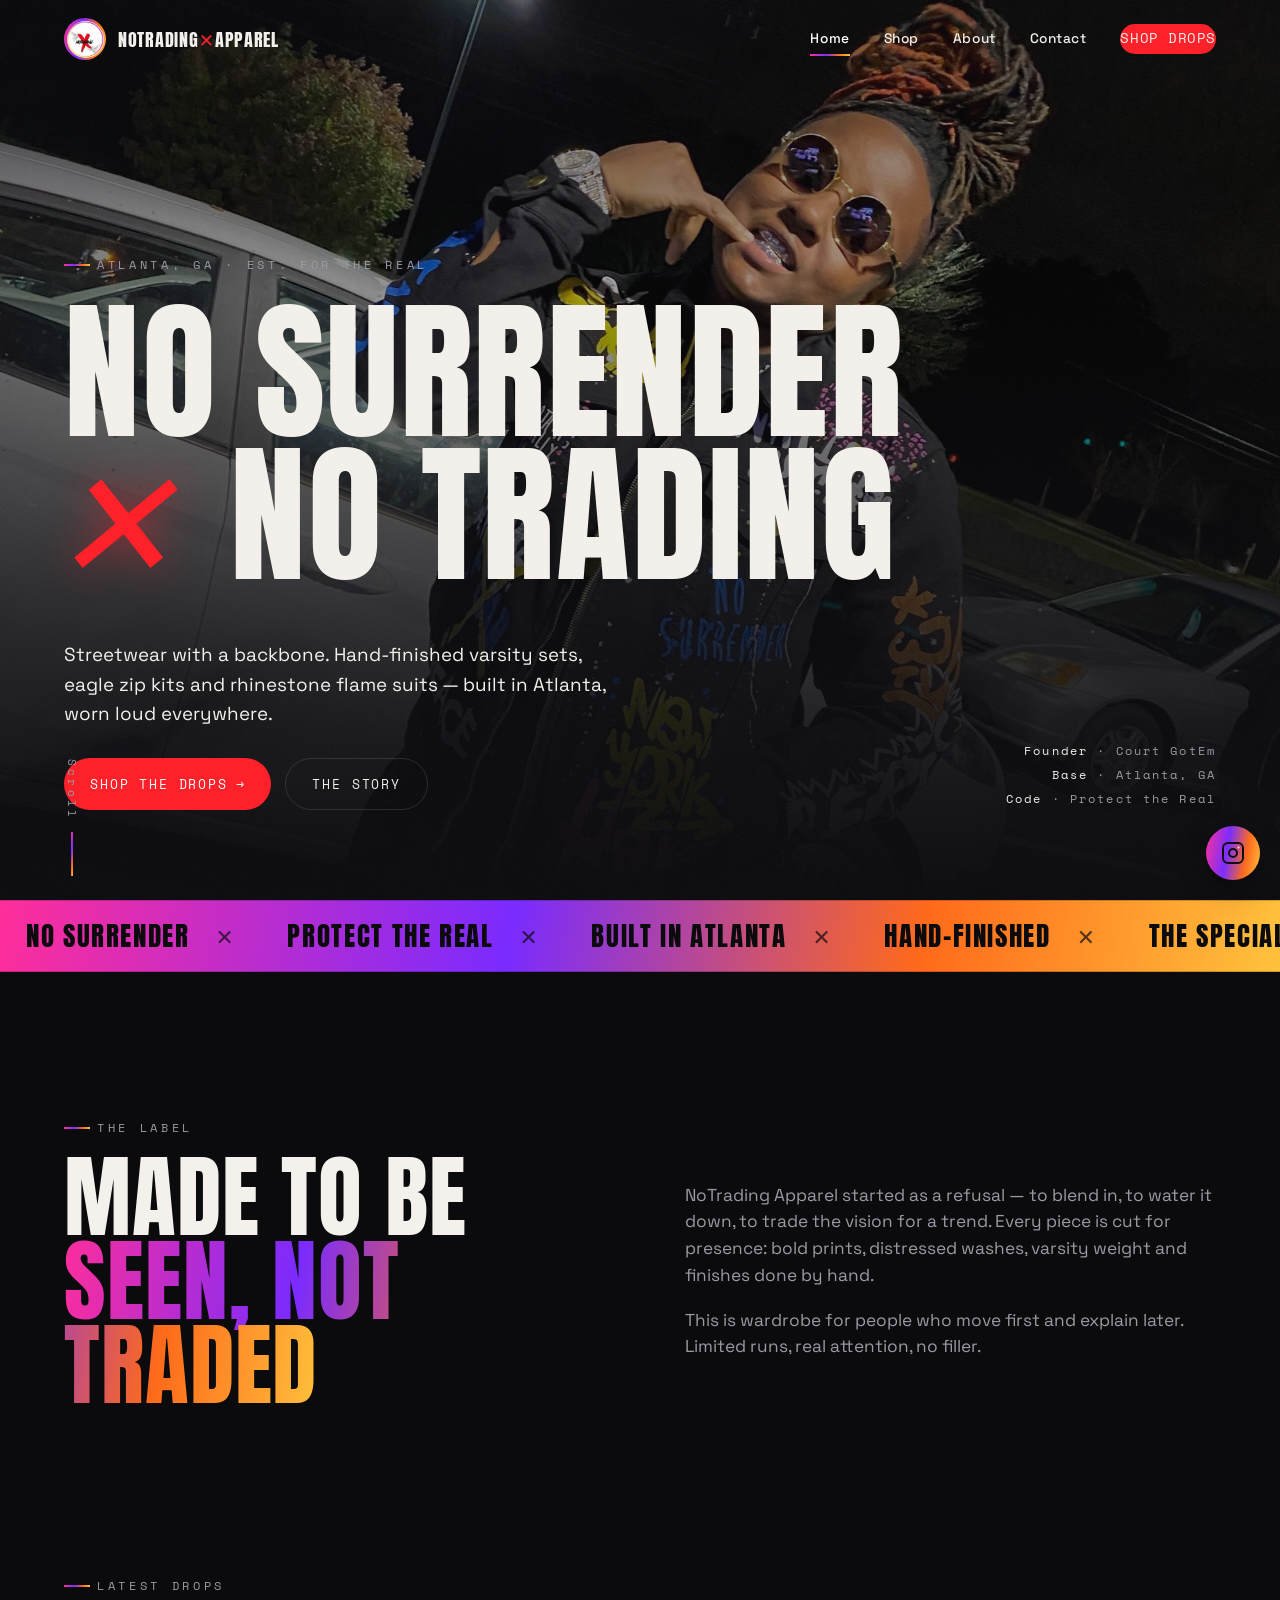
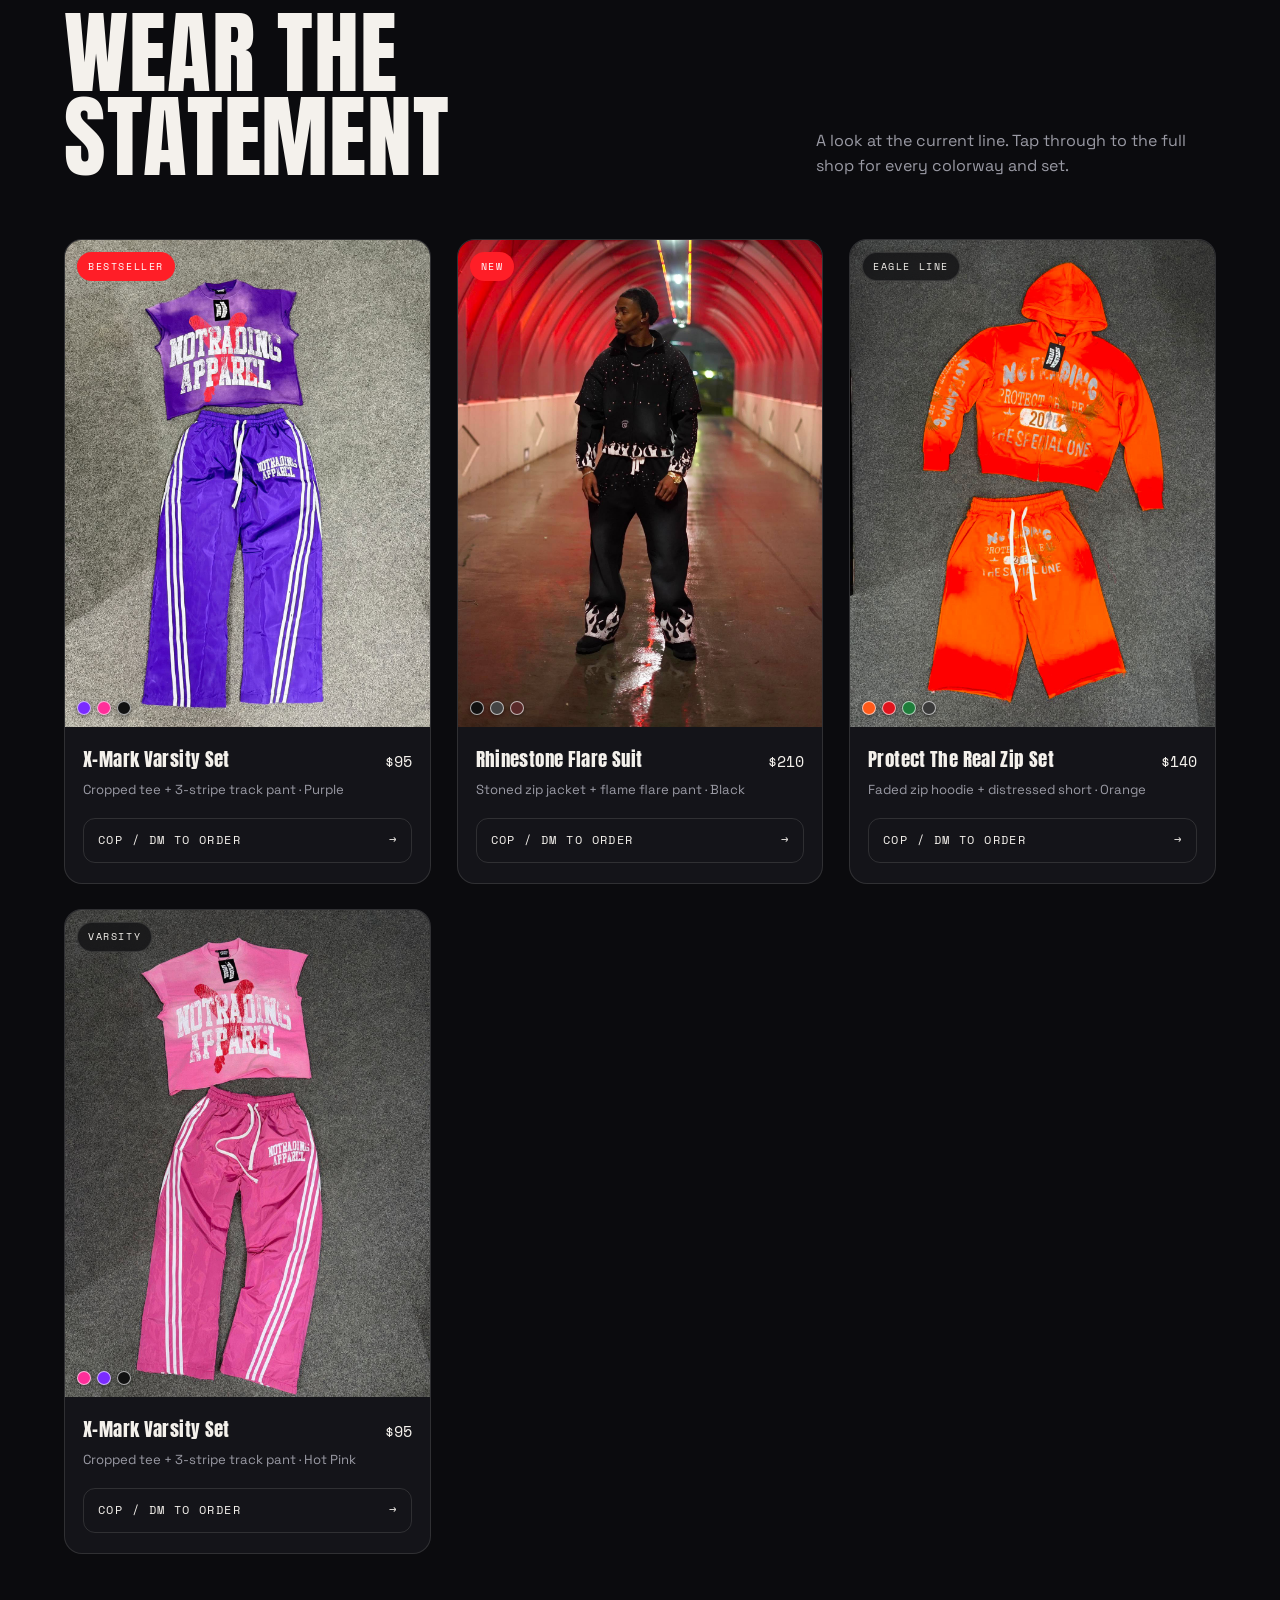
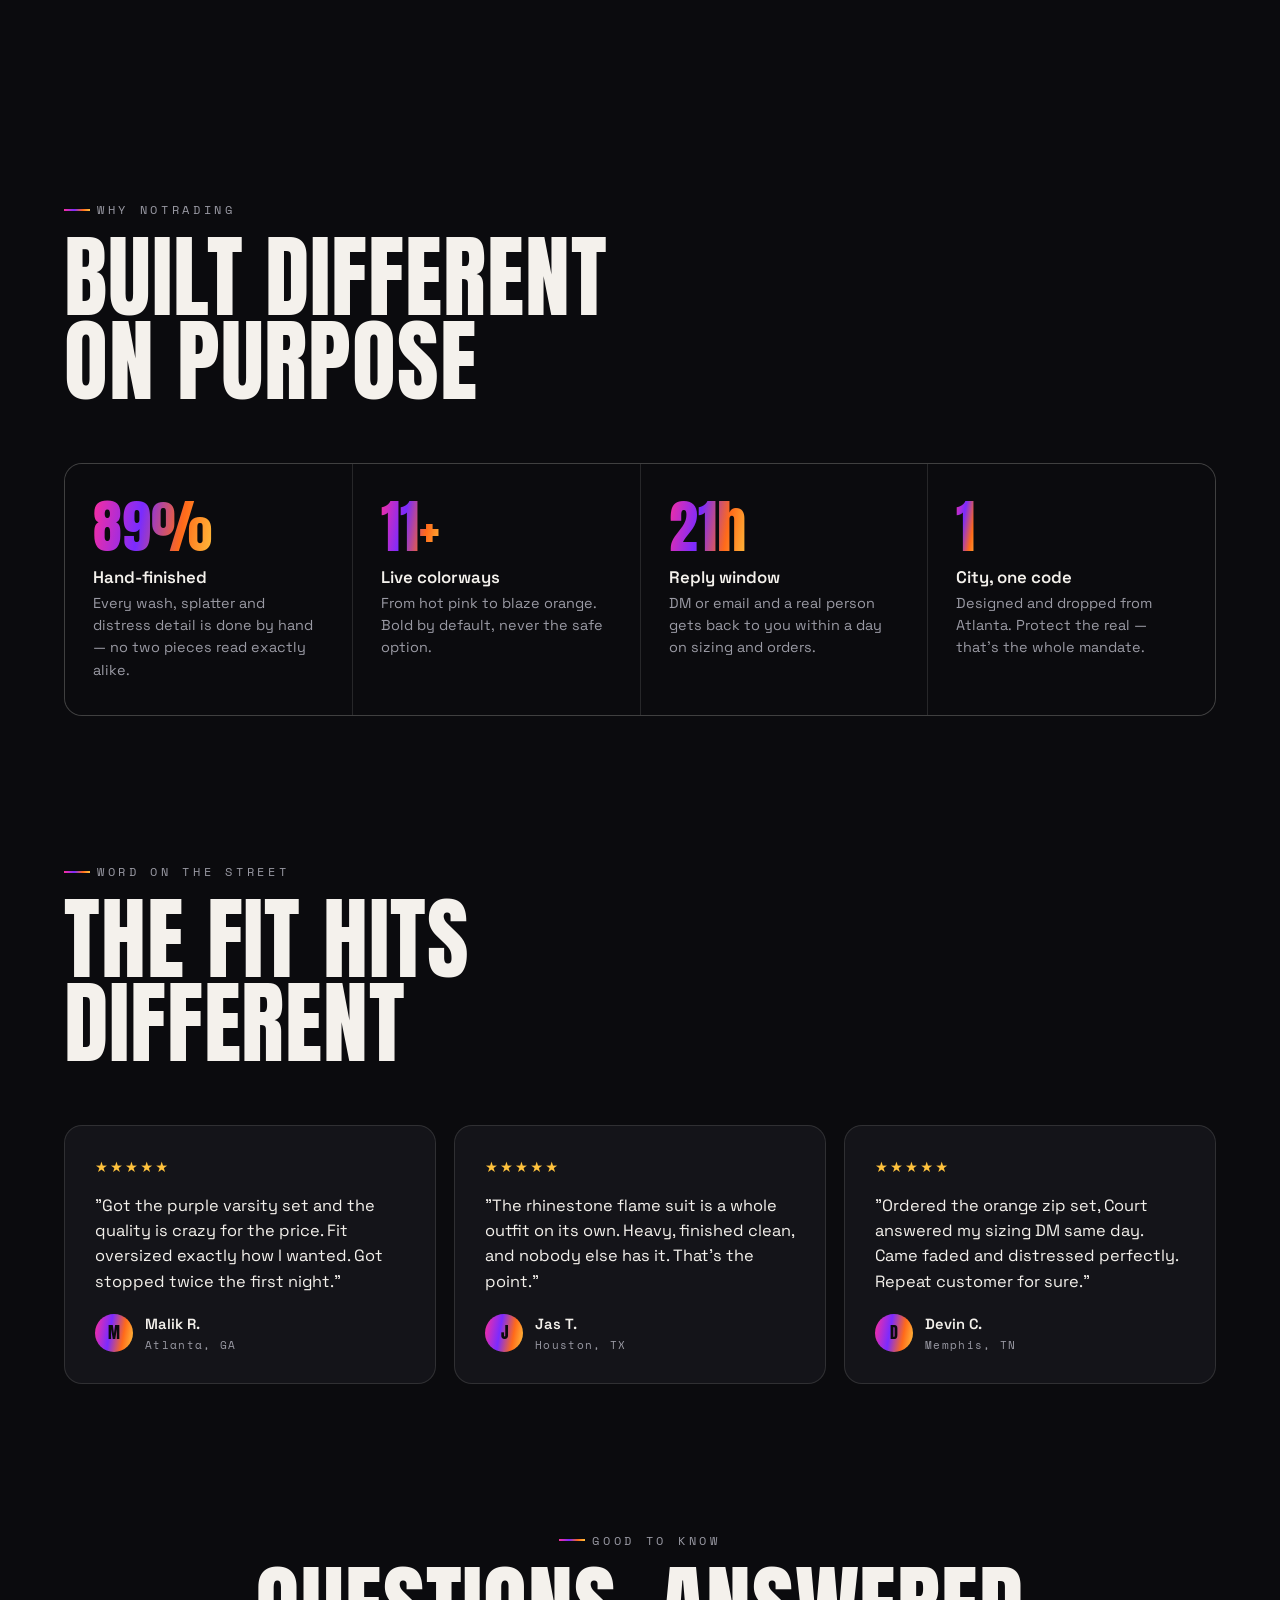
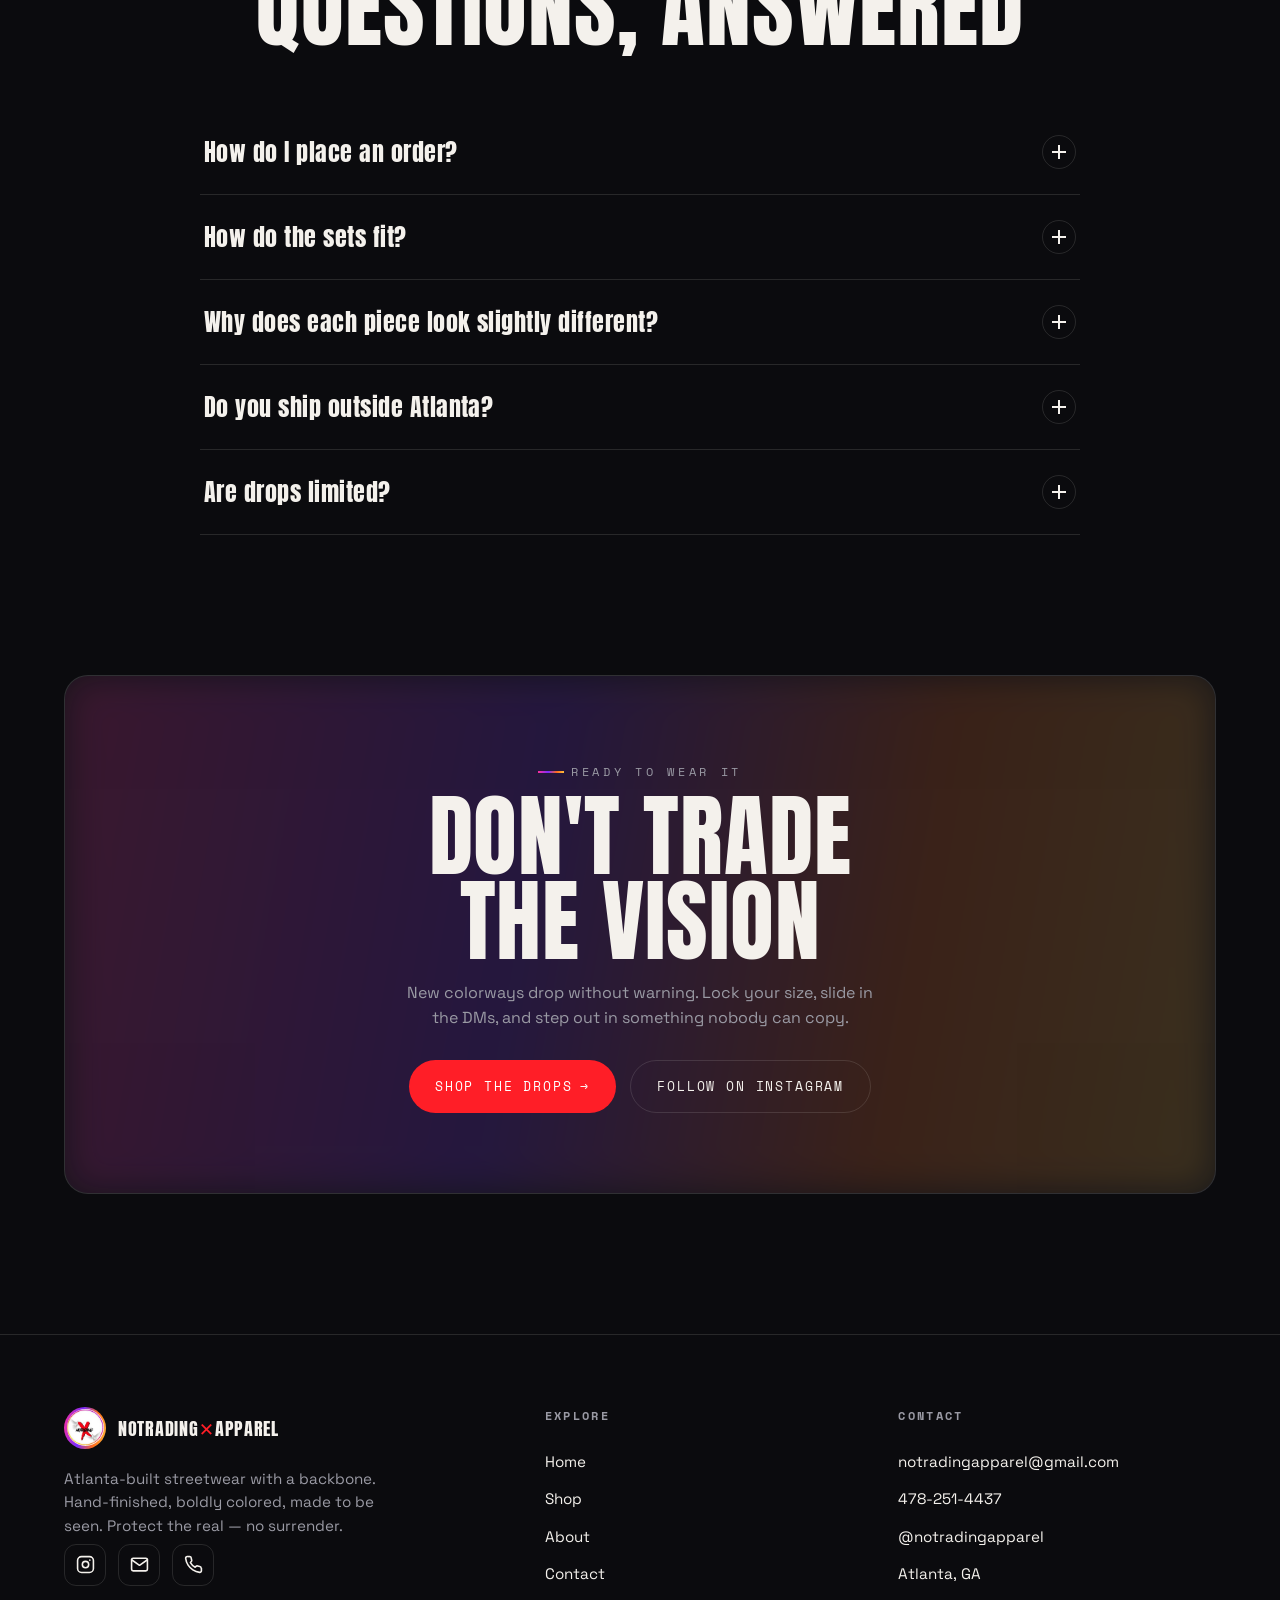
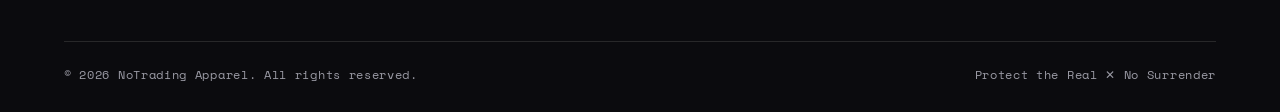
<file: index.html>
<!DOCTYPE html>
<html lang="en">
<head>
<meta charset="UTF-8" />
<meta name="viewport" content="width=device-width, initial-scale=1.0" />
<title>NoTrading Apparel — Atlanta Streetwear · No Surrender</title>
<meta name="description" content="NoTrading Apparel is an Atlanta-built streetwear label. Hand-finished varsity sets, eagle zip kits and rhinestone flame tracksuits. Protect the real. No surrender." />
<meta name="keywords" content="NoTrading Apparel, Atlanta streetwear, varsity set, zip hoodie set, rhinestone tracksuit, Court GotEm, designer streetwear, hype clothing brand" />
<meta name="author" content="NoTrading Apparel" />
<meta property="og:title" content="NoTrading Apparel — Atlanta Streetwear" />
<meta property="og:description" content="Hand-finished streetwear out of Atlanta. Protect the real. No surrender." />
<meta property="og:type" content="website" />
<meta name="theme-color" content="#0B0B0E" />
<link rel="icon" href="logo.jpg" />
<link rel="preconnect" href="https://fonts.googleapis.com" />
<link rel="preconnect" href="https://fonts.gstatic.com" crossorigin />
<link href="https://fonts.googleapis.com/css2?family=Anton&family=Space+Grotesk:wght@400;500;600;700&family=Space+Mono:wght@400;700&display=swap" rel="stylesheet" />
<link rel="stylesheet" href="style.css" />
</head>
<body>

<!-- preloader -->
<div class="preloader" aria-hidden="true">
  <div class="pl-ring"><img src="logo.jpg" alt="" /></div>
</div>

<!-- nav -->
<header class="nav">
  <a href="index.html" class="brand" aria-label="NoTrading Apparel home">
    <span class="ring"><img src="logo.jpg" alt="NoTrading Apparel logo" /></span>
    <b>NOTRADING<span>✕</span>APPAREL</b>
  </a>
  <nav class="nav-links" aria-label="Primary">
    <a href="index.html" aria-current="page">Home</a>
    <a href="shop.html">Shop</a>
    <a href="about.html">About</a>
    <a href="contact.html">Contact</a>
    <a href="shop.html" class="btn btn-primary"><span>Shop Drops</span></a>
  </nav>
  <button class="burger" aria-label="Open menu" aria-expanded="false"><span></span><span></span><span></span></button>
</header>
<div class="nav-overlay"></div>

<!-- hero -->
<section class="hero">
  <div class="hero-bg"><img src="ceo.jpg" alt="Court GotEm, founder of NoTrading Apparel, in a hand-painted graffiti denim set" /></div>
  <div class="hero-inner wrap">
    <span class="eyebrow" data-reveal>Atlanta, GA · Est. for the real</span>
    <h1 class="h-xl" data-reveal data-delay="1">No Surrender<br><span class="slash">✕</span> No Trading</h1>
    <p class="lead" data-reveal data-delay="2">Streetwear with a backbone. Hand-finished varsity sets, eagle zip kits and rhinestone flame suits — built in Atlanta, worn loud everywhere.</p>
    <div class="hero-cta" data-reveal data-delay="3">
      <a href="shop.html" class="btn btn-primary"><span>Shop the Drops</span><span class="arrow">→</span></a>
      <a href="about.html" class="btn btn-ghost">The Story</a>
    </div>
  </div>
  <div class="hero-meta">
    <div><b>Founder</b> · Court GotEm</div>
    <div><b>Base</b> · Atlanta, GA</div>
    <div><b>Code</b> · Protect the Real</div>
  </div>
  <div class="scroll-hint">Scroll</div>
</section>

<!-- marquee -->
<div class="marquee" aria-hidden="true">
  <div class="marquee-track">
    <span>No Surrender</span><span>Protect the Real</span><span>Built in Atlanta</span><span>Hand-Finished</span><span>The Special One</span>
    <span>No Surrender</span><span>Protect the Real</span><span>Built in Atlanta</span><span>Hand-Finished</span><span>The Special One</span>
  </div>
</div>

<!-- intro -->
<section class="section">
  <div class="wrap split">
    <div data-reveal>
      <span class="eyebrow">The label</span>
      <h2 class="h-lg" style="margin:18px 0 22px">Made to be<br><span class="grad-text">seen, not traded</span></h2>
    </div>
    <div data-reveal data-delay="1">
      <p style="color:var(--muted);font-size:1.08rem;margin-bottom:18px">NoTrading Apparel started as a refusal — to blend in, to water it down, to trade the vision for a trend. Every piece is cut for presence: bold prints, distressed washes, varsity weight and finishes done by hand.</p>
      <p style="color:var(--muted);font-size:1.08rem">This is wardrobe for people who move first and explain later. Limited runs, real attention, no filler.</p>
    </div>
  </div>
</section>

<!-- featured drops -->
<section class="section" style="padding-top:0">
  <div class="wrap">
    <div class="sec-head">
      <div data-reveal>
        <span class="eyebrow">Latest drops</span>
        <h2 class="h-lg" style="margin-top:16px">Wear the<br>statement</h2>
      </div>
      <p data-reveal data-delay="1">A look at the current line. Tap through to the full shop for every colorway and set.</p>
    </div>

    <div class="drops featured">
      <!-- card 1 -->
      <article class="card" data-reveal>
        <div class="card-media">
          <span class="card-tag hot">Bestseller</span>
          <img class="front" src="set-purple-front.jpg" alt="NoTrading X-Mark varsity tee and three-stripe track pants in purple, front view" loading="lazy" />
          <img class="back" src="set-purple-back.jpg" alt="Purple varsity set back print" loading="lazy" />
          <div class="swatch-row"><span class="swatch" style="background:#7A2BFF"></span><span class="swatch" style="background:#FF2E9A"></span><span class="swatch" style="background:#111"></span></div>
        </div>
        <div class="card-body">
          <div class="line"><span class="card-name">X-Mark Varsity Set</span><span class="card-price">$95</span></div>
          <span class="card-sub">Cropped tee + 3-stripe track pant · Purple</span>
          <a href="contact.html" class="card-cta">Cop / DM to order <span>→</span></a>
        </div>
      </article>
      <!-- card 2 -->
      <article class="card" data-reveal data-delay="1">
        <div class="card-media">
          <span class="card-tag hot">New</span>
          <img class="front" src="rhinestone-black.jpg" alt="Black rhinestone flame tracksuit on model in a red-lit tunnel" loading="lazy" />
          <img class="back" src="rhinestone-grey.jpg" alt="Graphite rhinestone flame tracksuit, street view" loading="lazy" />
          <div class="swatch-row"><span class="swatch" style="background:#111"></span><span class="swatch" style="background:#444"></span><span class="swatch" style="background:#5A2A2A"></span></div>
        </div>
        <div class="card-body">
          <div class="line"><span class="card-name">Rhinestone Flare Suit</span><span class="card-price">$210</span></div>
          <span class="card-sub">Stoned zip jacket + flame flare pant · Black</span>
          <a href="contact.html" class="card-cta">Cop / DM to order <span>→</span></a>
        </div>
      </article>
      <!-- card 3 -->
      <article class="card" data-reveal data-delay="2">
        <div class="card-media">
          <span class="card-tag">Eagle line</span>
          <img class="front" src="zip-orange.jpg" alt="Blaze orange Protect the Real eagle zip hoodie and shorts set" loading="lazy" />
          <img class="back" src="zip-red.jpg" alt="Red Protect the Real eagle zip set" loading="lazy" />
          <div class="swatch-row"><span class="swatch" style="background:#FF5A1A"></span><span class="swatch" style="background:#E1141D"></span><span class="swatch" style="background:#1E7D3A"></span><span class="swatch" style="background:#3A3A3A"></span></div>
        </div>
        <div class="card-body">
          <div class="line"><span class="card-name">Protect The Real Zip Set</span><span class="card-price">$140</span></div>
          <span class="card-sub">Faded zip hoodie + distressed short · Orange</span>
          <a href="contact.html" class="card-cta">Cop / DM to order <span>→</span></a>
        </div>
      </article>
      <!-- card 4 -->
      <article class="card" data-reveal data-delay="3">
        <div class="card-media">
          <span class="card-tag">Varsity</span>
          <img class="front" src="set-pink-front.jpg" alt="Hot pink NoTrading varsity set, front view" loading="lazy" />
          <img class="back" src="set-pink-back.jpg" alt="Hot pink varsity set back print" loading="lazy" />
          <div class="swatch-row"><span class="swatch" style="background:#FF2E9A"></span><span class="swatch" style="background:#7A2BFF"></span><span class="swatch" style="background:#111"></span></div>
        </div>
        <div class="card-body">
          <div class="line"><span class="card-name">X-Mark Varsity Set</span><span class="card-price">$95</span></div>
          <span class="card-sub">Cropped tee + 3-stripe track pant · Hot Pink</span>
          <a href="contact.html" class="card-cta">Cop / DM to order <span>→</span></a>
        </div>
      </article>
    </div>

    <div style="text-align:center;margin-top:48px" data-reveal>
      <a href="shop.html" class="btn btn-ghost">View Full Shop <span class="arrow">→</span></a>
    </div>
  </div>
</section>

<!-- trust / stats -->
<section class="section" style="padding-top:0">
  <div class="wrap">
    <div class="sec-head">
      <div data-reveal>
        <span class="eyebrow">Why NoTrading</span>
        <h2 class="h-lg" style="margin-top:16px">Built different<br>on purpose</h2>
      </div>
    </div>
    <div class="trust">
      <div class="trust-item" data-reveal><div class="num"><span class="grad-text" data-count="100" data-suffix="%">0%</span></div><h3>Hand-finished</h3><p>Every wash, splatter and distress detail is done by hand — no two pieces read exactly alike.</p></div>
      <div class="trust-item" data-reveal data-delay="1"><div class="num"><span class="grad-text" data-count="12" data-suffix="+">0+</span></div><h3>Live colorways</h3><p>From hot pink to blaze orange. Bold by default, never the safe option.</p></div>
      <div class="trust-item" data-reveal data-delay="2"><div class="num"><span class="grad-text" data-count="24" data-suffix="h">0h</span></div><h3>Reply window</h3><p>DM or email and a real person gets back to you within a day on sizing and orders.</p></div>
      <div class="trust-item" data-reveal data-delay="3"><div class="num"><span class="grad-text" data-count="1" data-suffix="">0</span></div><h3>City, one code</h3><p>Designed and dropped from Atlanta. Protect the real — that's the whole mandate.</p></div>
    </div>
  </div>
</section>

<!-- testimonials -->
<section class="section" style="padding-top:0">
  <div class="wrap">
    <div class="sec-head">
      <div data-reveal>
        <span class="eyebrow">Word on the street</span>
        <h2 class="h-lg" style="margin-top:16px">The fit hits<br>different</h2>
      </div>
    </div>
    <div class="quotes">
      <figure class="quote" data-reveal>
        <div class="stars">★★★★★</div>
        <p>"Got the purple varsity set and the quality is crazy for the price. Fit oversized exactly how I wanted. Got stopped twice the first night."</p>
        <figcaption class="who"><span class="av">M</span><div><b>Malik R.</b><small>Atlanta, GA</small></div></figcaption>
      </figure>
      <figure class="quote" data-reveal data-delay="1">
        <div class="stars">★★★★★</div>
        <p>"The rhinestone flame suit is a whole outfit on its own. Heavy, finished clean, and nobody else has it. That's the point."</p>
        <figcaption class="who"><span class="av">J</span><div><b>Jas T.</b><small>Houston, TX</small></div></figcaption>
      </figure>
      <figure class="quote" data-reveal data-delay="2">
        <div class="stars">★★★★★</div>
        <p>"Ordered the orange zip set, Court answered my sizing DM same day. Came faded and distressed perfectly. Repeat customer for sure."</p>
        <figcaption class="who"><span class="av">D</span><div><b>Devin C.</b><small>Memphis, TN</small></div></figcaption>
      </figure>
    </div>
  </div>
</section>

<!-- FAQ -->
<section class="section" style="padding-top:0">
  <div class="wrap">
    <div class="sec-head" style="justify-content:center;text-align:center;flex-direction:column;align-items:center">
      <div data-reveal>
        <span class="eyebrow">Good to know</span>
        <h2 class="h-lg" style="margin-top:16px">Questions, answered</h2>
      </div>
    </div>
    <div class="faq">
      <div class="faq-item" data-reveal>
        <button class="faq-q" aria-expanded="false">How do I place an order? <span class="pm"></span></button>
        <div class="faq-a"><p>Browse the shop, then DM us on Instagram or hit the contact form with the piece, colorway and size. We confirm stock, send a secure payment link, and ship.</p></div>
      </div>
      <div class="faq-item" data-reveal data-delay="1">
        <button class="faq-q" aria-expanded="false">How do the sets fit? <span class="pm"></span></button>
        <div class="faq-a"><p>Most pieces are cut oversized and relaxed for that streetwear silhouette. If you're between sizes or want a closer fit, message us before ordering and we'll guide you.</p></div>
      </div>
      <div class="faq-item" data-reveal data-delay="2">
        <button class="faq-q" aria-expanded="false">Why does each piece look slightly different? <span class="pm"></span></button>
        <div class="faq-a"><p>That's intentional. Washes, splatter and distressing are done by hand, so small variations are a feature, not a flaw — your piece is one of one.</p></div>
      </div>
      <div class="faq-item" data-reveal data-delay="3">
        <button class="faq-q" aria-expanded="false">Do you ship outside Atlanta? <span class="pm"></span></button>
        <div class="faq-a"><p>Yes. We ship across the U.S. and can quote international on request. Reach out with your location and we'll sort the details.</p></div>
      </div>
      <div class="faq-item" data-reveal data-delay="4">
        <button class="faq-q" aria-expanded="false">Are drops limited? <span class="pm"></span></button>
        <div class="faq-a"><p>Runs are small on purpose. When a colorway sells out it may not return, so if something speaks to you, don't sit on it.</p></div>
      </div>
    </div>
  </div>
</section>

<!-- CTA -->
<section class="section" style="padding-top:0">
  <div class="wrap">
    <div class="cta-band" data-reveal>
      <span class="eyebrow" style="justify-content:center">Ready to wear it</span>
      <h2 class="h-lg" style="margin-top:14px">Don't trade<br>the vision</h2>
      <p>New colorways drop without warning. Lock your size, slide in the DMs, and step out in something nobody can copy.</p>
      <div class="cta-actions">
        <a href="shop.html" class="btn btn-primary"><span>Shop the Drops</span><span class="arrow">→</span></a>
        <a href="https://www.instagram.com/notradingapparel/" target="_blank" rel="noopener" class="btn btn-ghost">Follow on Instagram</a>
      </div>
    </div>
  </div>
</section>

<!-- footer -->
<footer class="footer">
  <div class="wrap">
    <div class="footer-top">
      <div class="footer-about">
        <a href="index.html" class="brand"><span class="ring"><img src="logo.jpg" alt="NoTrading Apparel logo" /></span><b>NOTRADING<span>✕</span>APPAREL</b></a>
        <p class="footer-blurb">Atlanta-built streetwear with a backbone. Hand-finished, boldly colored, made to be seen. Protect the real — no surrender.</p>
        <div class="socials">
          <a href="https://www.instagram.com/notradingapparel/" target="_blank" rel="noopener" aria-label="Instagram"><svg viewBox="0 0 24 24" fill="none" stroke-width="2" stroke-linecap="round"><rect x="2" y="2" width="20" height="20" rx="5"/><circle cx="12" cy="12" r="4"/><circle cx="17.5" cy="6.5" r="1" fill="currentColor" stroke="none"/></svg></a>
          <a href="mailto:notradingapparel@gmail.com" aria-label="Email"><svg viewBox="0 0 24 24" fill="none" stroke-width="2" stroke-linecap="round" stroke-linejoin="round"><rect x="2" y="4" width="20" height="16" rx="2"/><path d="m2 6 10 7L22 6"/></svg></a>
          <a href="tel:+14782514437" aria-label="Phone"><svg viewBox="0 0 24 24" fill="none" stroke-width="2" stroke-linecap="round" stroke-linejoin="round"><path d="M22 16.9v3a2 2 0 0 1-2.2 2 19.8 19.8 0 0 1-8.6-3.1 19.5 19.5 0 0 1-6-6A19.8 19.8 0 0 1 2.1 4.2 2 2 0 0 1 4.1 2h3a2 2 0 0 1 2 1.7c.1.9.3 1.8.6 2.6a2 2 0 0 1-.5 2.1L8.1 9.5a16 16 0 0 0 6 6l1.1-1.1a2 2 0 0 1 2.1-.5c.8.3 1.7.5 2.6.6a2 2 0 0 1 1.7 2Z"/></svg></a>
        </div>
      </div>
      <div>
        <h4>Explore</h4>
        <div class="footer-links">
          <a href="index.html">Home</a>
          <a href="shop.html">Shop</a>
          <a href="about.html">About</a>
          <a href="contact.html">Contact</a>
        </div>
      </div>
      <div>
        <h4>Contact</h4>
        <div class="footer-links">
          <a href="mailto:notradingapparel@gmail.com">notradingapparel@gmail.com</a>
          <a href="tel:+14782514437">478-251-4437</a>
          <a href="https://www.instagram.com/notradingapparel/" target="_blank" rel="noopener">@notradingapparel</a>
          <a href="contact.html">Atlanta, GA</a>
        </div>
      </div>
    </div>
    <div class="footer-bottom">
      <span>© <span id="year">2026</span> NoTrading Apparel. All rights reserved.</span>
      <span>Protect the Real ✕ No Surrender</span>
    </div>
  </div>
</footer>

<!-- floating buttons -->
<a class="fab fab-ig" href="https://www.instagram.com/notradingapparel/" target="_blank" rel="noopener" aria-label="Message us on Instagram">
  <svg viewBox="0 0 24 24" fill="none" stroke-width="2" stroke-linecap="round"><rect x="2" y="2" width="20" height="20" rx="5"/><circle cx="12" cy="12" r="4"/><circle cx="17.5" cy="6.5" r="1" fill="currentColor" stroke="none"/></svg>
</a>
<button class="fab fab-top" aria-label="Back to top">
  <svg viewBox="0 0 24 24" fill="none" stroke-width="2" stroke-linecap="round" stroke-linejoin="round"><path d="M12 19V5M5 12l7-7 7 7"/></svg>
</button>

<script src="script.js"></script>
</body>
</html>
</file>
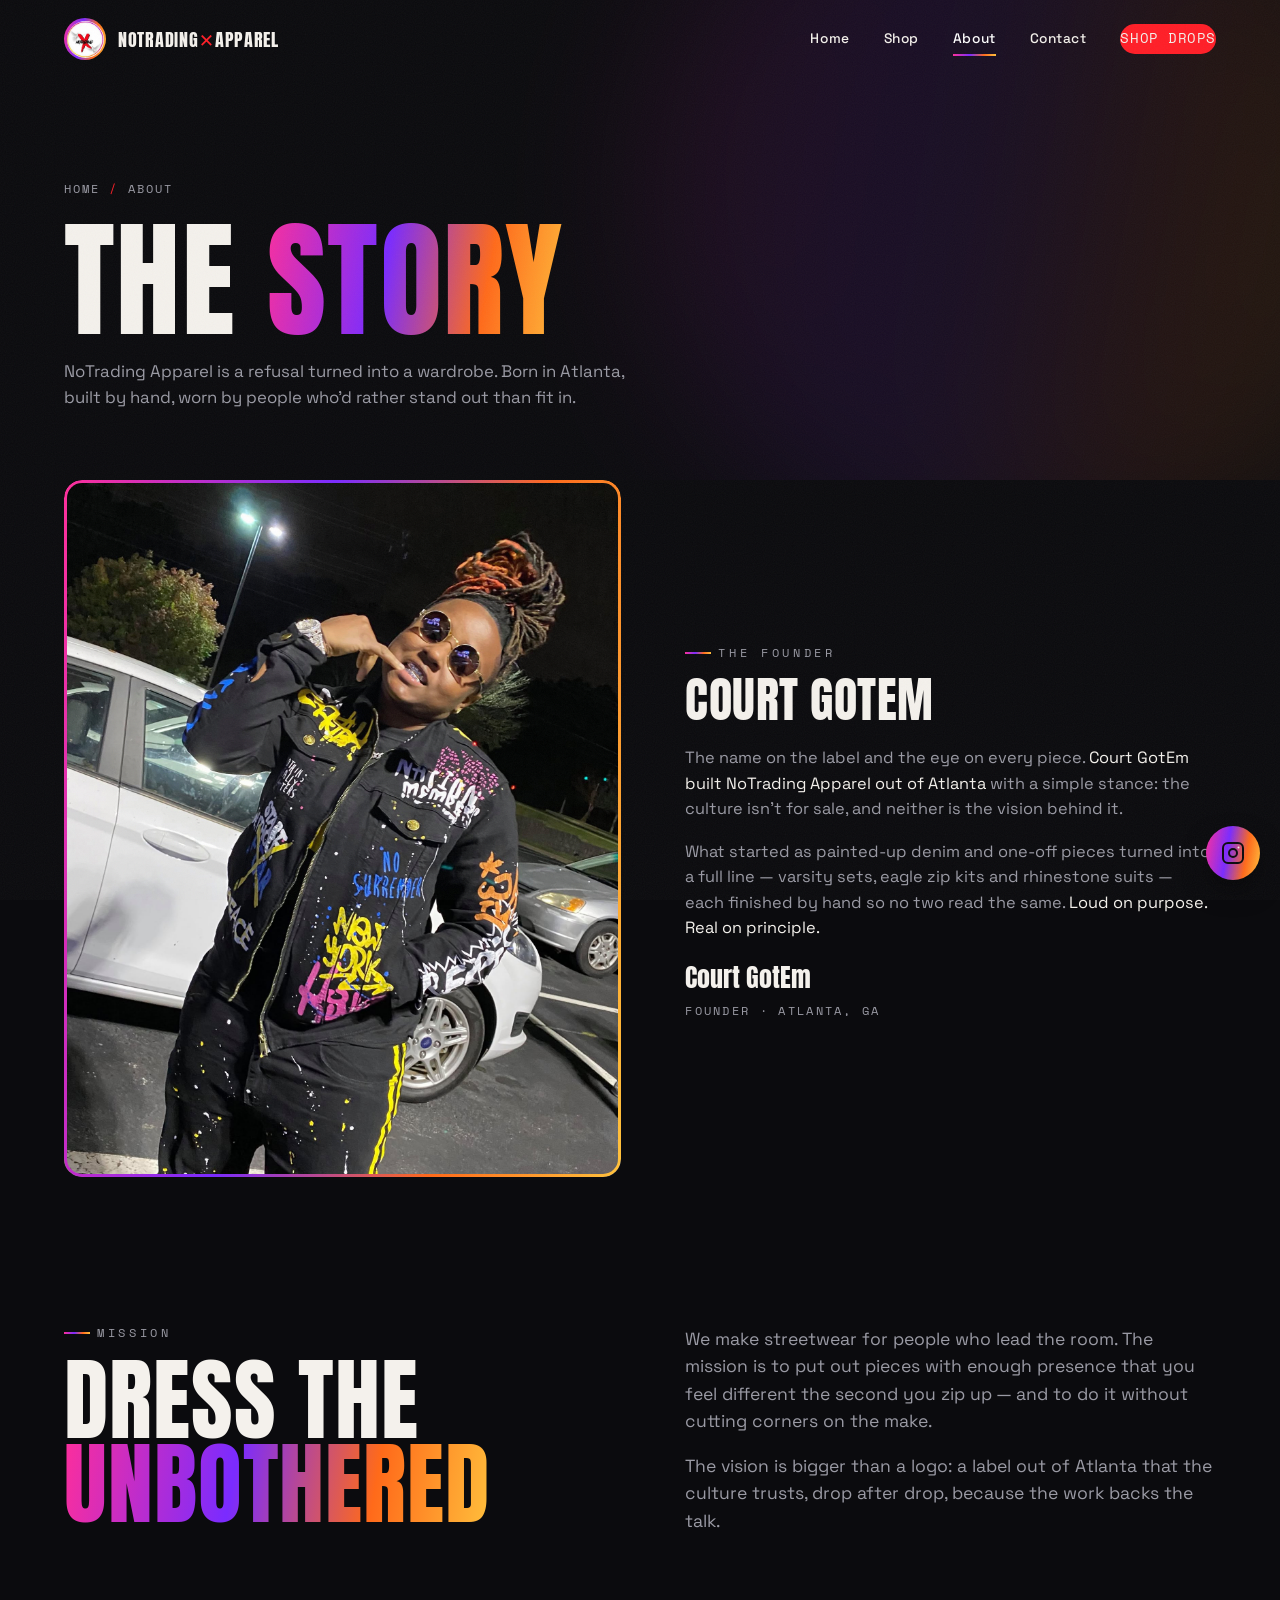
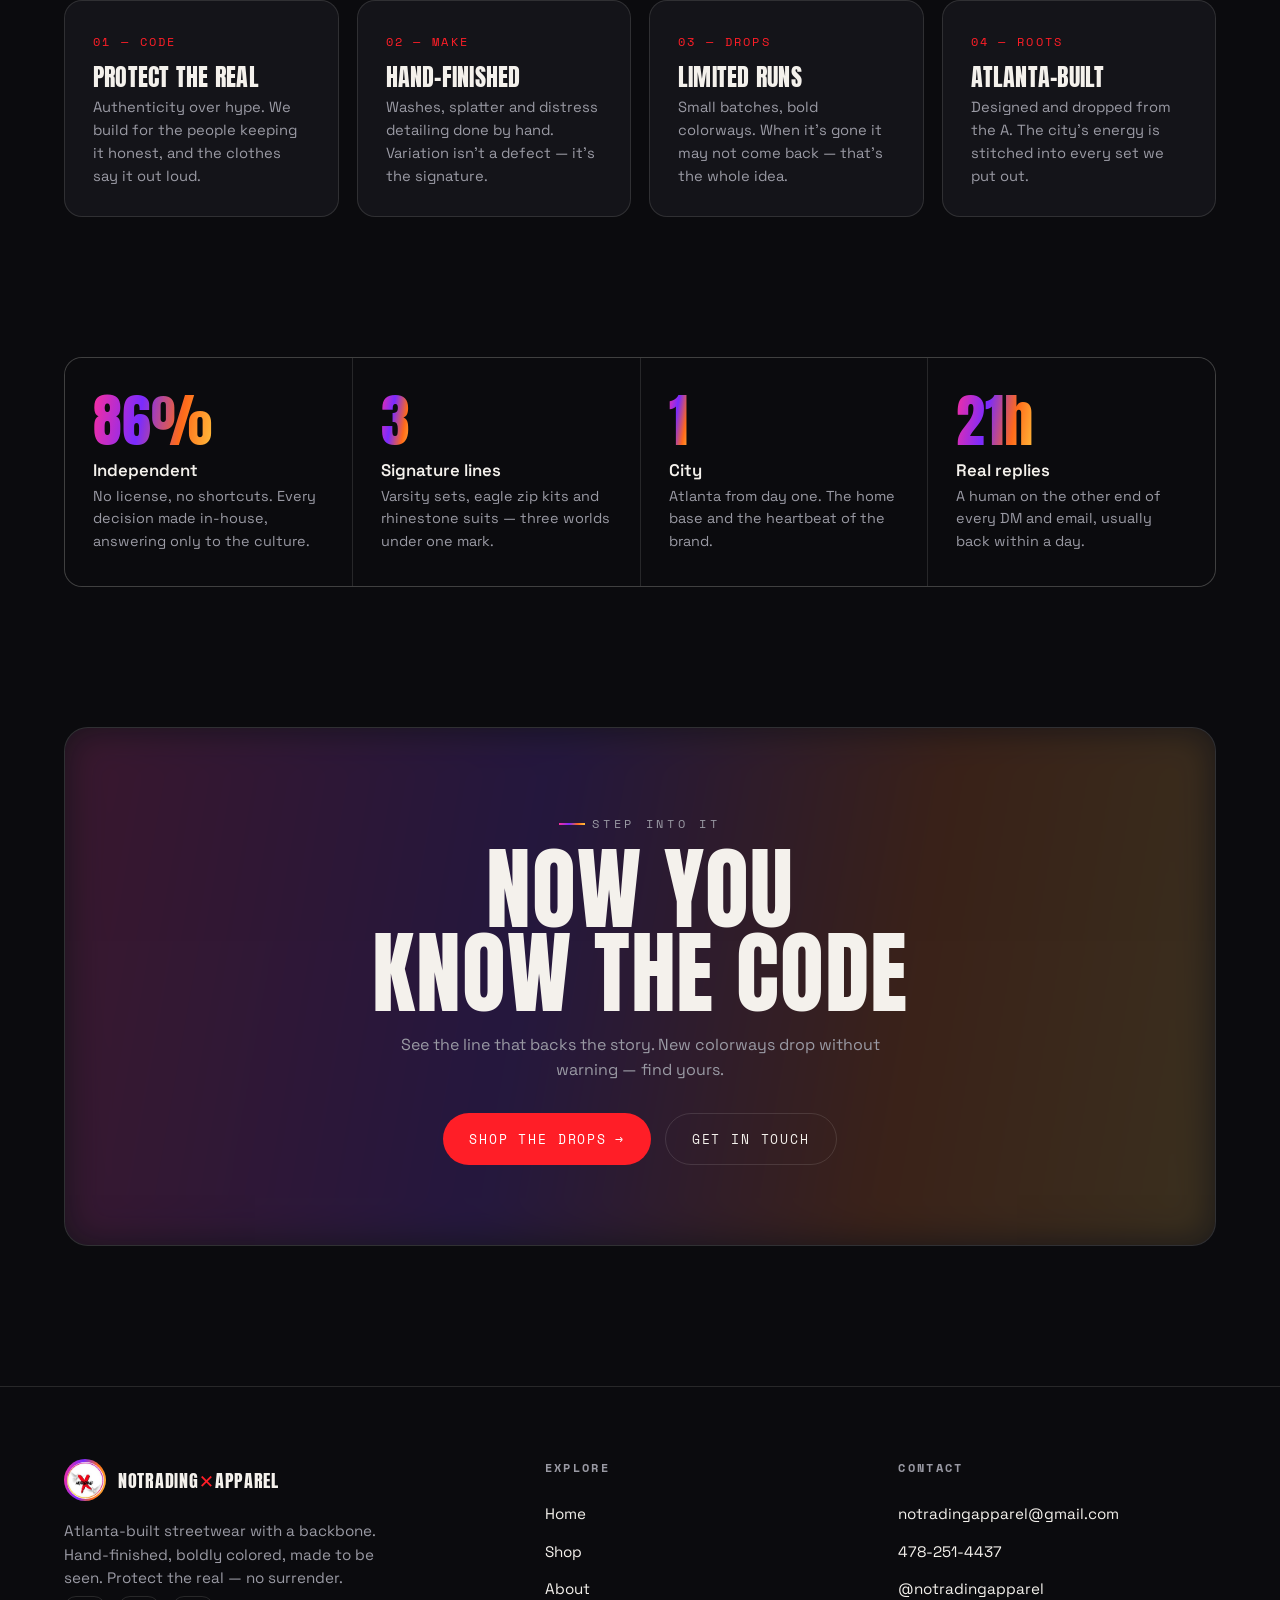
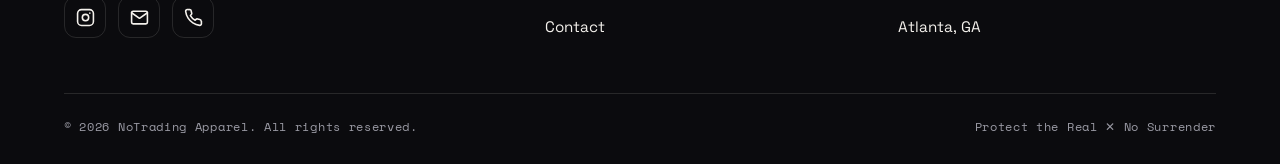
<file: about.html>
<!DOCTYPE html>
<html lang="en">
<head>
<meta charset="UTF-8" />
<meta name="viewport" content="width=device-width, initial-scale=1.0" />
<title>About — NoTrading Apparel | Atlanta Streetwear by Court GotEm</title>
<meta name="description" content="The NoTrading Apparel story: an Atlanta streetwear label founded by Court GotEm on one rule — protect the real and never trade the vision. Hand-finished, limited runs." />
<meta name="keywords" content="NoTrading Apparel about, Court GotEm, Atlanta streetwear brand, independent clothing label, hand-finished streetwear" />
<meta name="theme-color" content="#0B0B0E" />
<link rel="icon" href="logo.jpg" />
<link rel="preconnect" href="https://fonts.googleapis.com" />
<link rel="preconnect" href="https://fonts.gstatic.com" crossorigin />
<link href="https://fonts.googleapis.com/css2?family=Anton&family=Space+Grotesk:wght@400;500;600;700&family=Space+Mono:wght@400;700&display=swap" rel="stylesheet" />
<link rel="stylesheet" href="style.css" />
</head>
<body>

<div class="preloader" aria-hidden="true"><div class="pl-ring"><img src="logo.jpg" alt="" /></div></div>

<header class="nav">
  <a href="index.html" class="brand" aria-label="NoTrading Apparel home">
    <span class="ring"><img src="logo.jpg" alt="NoTrading Apparel logo" /></span>
    <b>NOTRADING<span>✕</span>APPAREL</b>
  </a>
  <nav class="nav-links" aria-label="Primary">
    <a href="index.html">Home</a>
    <a href="shop.html">Shop</a>
    <a href="about.html" aria-current="page">About</a>
    <a href="contact.html">Contact</a>
    <a href="shop.html" class="btn btn-primary"><span>Shop Drops</span></a>
  </nav>
  <button class="burger" aria-label="Open menu" aria-expanded="false"><span></span><span></span><span></span></button>
</header>
<div class="nav-overlay"></div>

<section class="page-head">
  <div class="wrap">
    <div class="crumb" data-reveal>Home <span>/</span> About</div>
    <h1 class="h-xl" data-reveal data-delay="1">The <span class="grad-text">Story</span></h1>
    <p data-reveal data-delay="2">NoTrading Apparel is a refusal turned into a wardrobe. Born in Atlanta, built by hand, worn by people who'd rather stand out than fit in.</p>
  </div>
</section>

<!-- founder split -->
<section class="section" style="padding-top:0">
  <div class="wrap split">
    <div class="story-media" data-reveal>
      <img src="ceo.jpg" alt="Court GotEm, founder of NoTrading Apparel, in a hand-painted graffiti denim set" />
      <span class="frame"></span>
    </div>
    <div class="story-copy" data-reveal data-delay="1">
      <span class="eyebrow">The founder</span>
      <h2 class="h-md" style="margin:16px 0 22px">Court GotEm</h2>
      <p>The name on the label and the eye on every piece. <span class="hl">Court GotEm built NoTrading Apparel out of Atlanta</span> with a simple stance: the culture isn't for sale, and neither is the vision behind it.</p>
      <p>What started as painted-up denim and one-off pieces turned into a full line — varsity sets, eagle zip kits and rhinestone suits — each finished by hand so no two read the same. <span class="hl">Loud on purpose. Real on principle.</span></p>
      <div class="sign">Court GotEm<small>Founder · Atlanta, GA</small></div>
    </div>
  </div>
</section>

<!-- mission / vision -->
<section class="section" style="padding-top:0">
  <div class="wrap">
    <div class="split">
      <div data-reveal>
        <span class="eyebrow">Mission</span>
        <h2 class="h-lg" style="margin:16px 0 18px">Dress the<br><span class="grad-text">unbothered</span></h2>
      </div>
      <div data-reveal data-delay="1" style="align-self:center">
        <p style="color:var(--muted);font-size:1.1rem;margin-bottom:18px">We make streetwear for people who lead the room. The mission is to put out pieces with enough presence that you feel different the second you zip up — and to do it without cutting corners on the make.</p>
        <p style="color:var(--muted);font-size:1.1rem">The vision is bigger than a logo: a label out of Atlanta that the culture trusts, drop after drop, because the work backs the talk.</p>
      </div>
    </div>

    <div class="values" style="margin-top:56px">
      <div class="value" data-reveal>
        <span class="k">01 — Code</span>
        <h3>Protect the Real</h3>
        <p>Authenticity over hype. We build for the people keeping it honest, and the clothes say it out loud.</p>
      </div>
      <div class="value" data-reveal data-delay="1">
        <span class="k">02 — Make</span>
        <h3>Hand-Finished</h3>
        <p>Washes, splatter and distress detailing done by hand. Variation isn't a defect — it's the signature.</p>
      </div>
      <div class="value" data-reveal data-delay="2">
        <span class="k">03 — Drops</span>
        <h3>Limited Runs</h3>
        <p>Small batches, bold colorways. When it's gone it may not come back — that's the whole idea.</p>
      </div>
      <div class="value" data-reveal data-delay="3">
        <span class="k">04 — Roots</span>
        <h3>Atlanta-Built</h3>
        <p>Designed and dropped from the A. The city's energy is stitched into every set we put out.</p>
      </div>
    </div>
  </div>
</section>

<!-- trust badges as stats -->
<section class="section" style="padding-top:0">
  <div class="wrap">
    <div class="trust">
      <div class="trust-item" data-reveal><div class="num"><span class="grad-text" data-count="100" data-suffix="%">0%</span></div><h3>Independent</h3><p>No license, no shortcuts. Every decision made in-house, answering only to the culture.</p></div>
      <div class="trust-item" data-reveal data-delay="1"><div class="num"><span class="grad-text" data-count="3" data-suffix="">0</span></div><h3>Signature lines</h3><p>Varsity sets, eagle zip kits and rhinestone suits — three worlds under one mark.</p></div>
      <div class="trust-item" data-reveal data-delay="2"><div class="num"><span class="grad-text" data-count="1" data-suffix="">0</span></div><h3>City</h3><p>Atlanta from day one. The home base and the heartbeat of the brand.</p></div>
      <div class="trust-item" data-reveal data-delay="3"><div class="num"><span class="grad-text" data-count="24" data-suffix="h">0h</span></div><h3>Real replies</h3><p>A human on the other end of every DM and email, usually back within a day.</p></div>
    </div>
  </div>
</section>

<!-- CTA -->
<section class="section" style="padding-top:0">
  <div class="wrap">
    <div class="cta-band" data-reveal>
      <span class="eyebrow" style="justify-content:center">Step into it</span>
      <h2 class="h-lg" style="margin-top:14px">Now you<br>know the code</h2>
      <p>See the line that backs the story. New colorways drop without warning — find yours.</p>
      <div class="cta-actions">
        <a href="shop.html" class="btn btn-primary"><span>Shop the Drops</span><span class="arrow">→</span></a>
        <a href="contact.html" class="btn btn-ghost">Get in Touch</a>
      </div>
    </div>
  </div>
</section>

<footer class="footer">
  <div class="wrap">
    <div class="footer-top">
      <div class="footer-about">
        <a href="index.html" class="brand"><span class="ring"><img src="logo.jpg" alt="NoTrading Apparel logo" /></span><b>NOTRADING<span>✕</span>APPAREL</b></a>
        <p class="footer-blurb">Atlanta-built streetwear with a backbone. Hand-finished, boldly colored, made to be seen. Protect the real — no surrender.</p>
        <div class="socials">
          <a href="https://www.instagram.com/notradingapparel/" target="_blank" rel="noopener" aria-label="Instagram"><svg viewBox="0 0 24 24" fill="none" stroke-width="2" stroke-linecap="round"><rect x="2" y="2" width="20" height="20" rx="5"/><circle cx="12" cy="12" r="4"/><circle cx="17.5" cy="6.5" r="1" fill="currentColor" stroke="none"/></svg></a>
          <a href="mailto:notradingapparel@gmail.com" aria-label="Email"><svg viewBox="0 0 24 24" fill="none" stroke-width="2" stroke-linecap="round" stroke-linejoin="round"><rect x="2" y="4" width="20" height="16" rx="2"/><path d="m2 6 10 7L22 6"/></svg></a>
          <a href="tel:+14782514437" aria-label="Phone"><svg viewBox="0 0 24 24" fill="none" stroke-width="2" stroke-linecap="round" stroke-linejoin="round"><path d="M22 16.9v3a2 2 0 0 1-2.2 2 19.8 19.8 0 0 1-8.6-3.1 19.5 19.5 0 0 1-6-6A19.8 19.8 0 0 1 2.1 4.2 2 2 0 0 1 4.1 2h3a2 2 0 0 1 2 1.7c.1.9.3 1.8.6 2.6a2 2 0 0 1-.5 2.1L8.1 9.5a16 16 0 0 0 6 6l1.1-1.1a2 2 0 0 1 2.1-.5c.8.3 1.7.5 2.6.6a2 2 0 0 1 1.7 2Z"/></svg></a>
        </div>
      </div>
      <div><h4>Explore</h4><div class="footer-links"><a href="index.html">Home</a><a href="shop.html">Shop</a><a href="about.html">About</a><a href="contact.html">Contact</a></div></div>
      <div><h4>Contact</h4><div class="footer-links"><a href="mailto:notradingapparel@gmail.com">notradingapparel@gmail.com</a><a href="tel:+14782514437">478-251-4437</a><a href="https://www.instagram.com/notradingapparel/" target="_blank" rel="noopener">@notradingapparel</a><a href="contact.html">Atlanta, GA</a></div></div>
    </div>
    <div class="footer-bottom"><span>© <span id="year">2026</span> NoTrading Apparel. All rights reserved.</span><span>Protect the Real ✕ No Surrender</span></div>
  </div>
</footer>

<a class="fab fab-ig" href="https://www.instagram.com/notradingapparel/" target="_blank" rel="noopener" aria-label="Message us on Instagram"><svg viewBox="0 0 24 24" fill="none" stroke-width="2" stroke-linecap="round"><rect x="2" y="2" width="20" height="20" rx="5"/><circle cx="12" cy="12" r="4"/><circle cx="17.5" cy="6.5" r="1" fill="currentColor" stroke="none"/></svg></a>
<button class="fab fab-top" aria-label="Back to top"><svg viewBox="0 0 24 24" fill="none" stroke-width="2" stroke-linecap="round" stroke-linejoin="round"><path d="M12 19V5M5 12l7-7 7 7"/></svg></button>

<script src="script.js"></script>
</body>
</html>
</file>
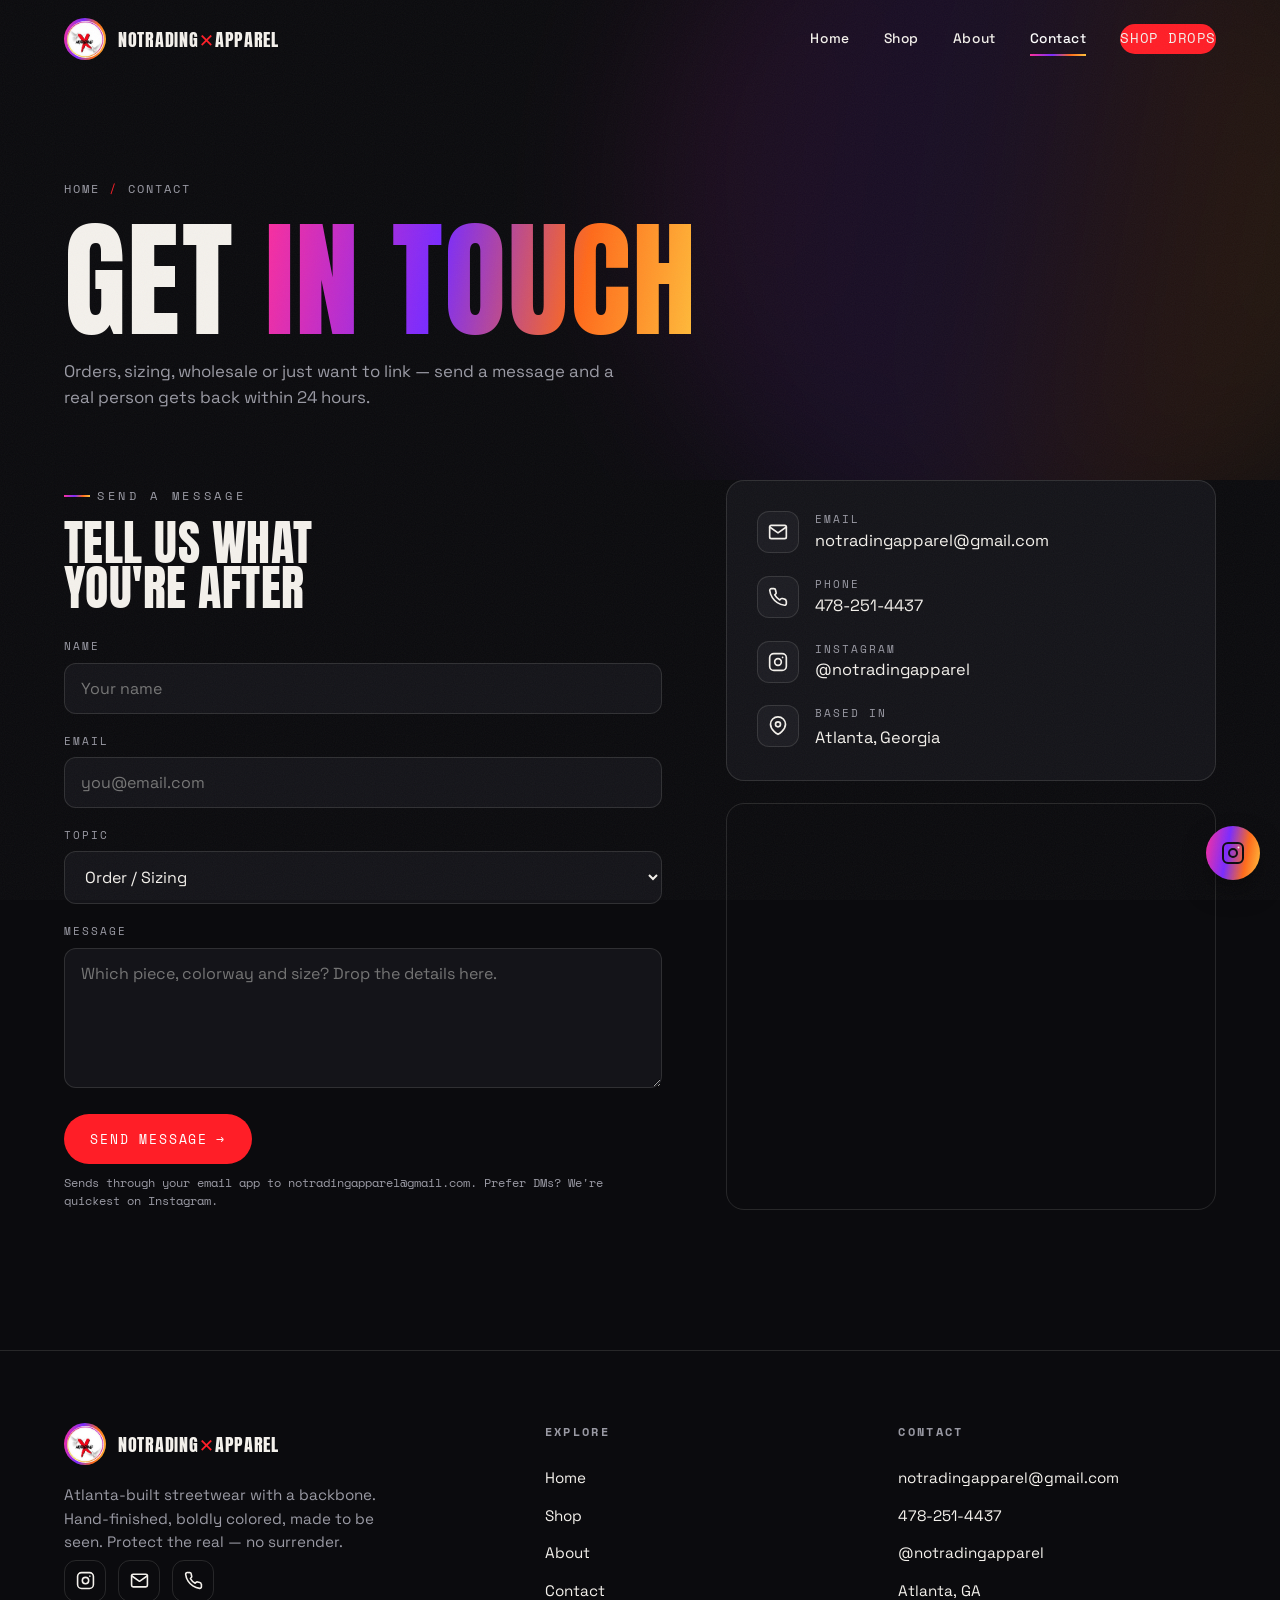
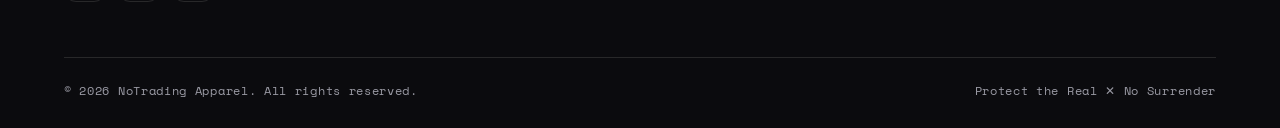
<file: contact.html>
<!DOCTYPE html>
<html lang="en">
<head>
<meta charset="UTF-8" />
<meta name="viewport" content="width=device-width, initial-scale=1.0" />
<title>Contact — NoTrading Apparel | Order, Sizing & Wholesale</title>
<meta name="description" content="Get in touch with NoTrading Apparel. DM for orders and sizing, ask about wholesale, or reach us by email and phone. Atlanta, GA. Replies within 24 hours." />
<meta name="keywords" content="contact NoTrading Apparel, order streetwear, sizing help, wholesale streetwear, Atlanta clothing brand contact" />
<meta name="theme-color" content="#0B0B0E" />
<link rel="icon" href="logo.jpg" />
<link rel="preconnect" href="https://fonts.googleapis.com" />
<link rel="preconnect" href="https://fonts.gstatic.com" crossorigin />
<link href="https://fonts.googleapis.com/css2?family=Anton&family=Space+Grotesk:wght@400;500;600;700&family=Space+Mono:wght@400;700&display=swap" rel="stylesheet" />
<link rel="stylesheet" href="style.css" />
</head>
<body>

<div class="preloader" aria-hidden="true"><div class="pl-ring"><img src="logo.jpg" alt="" /></div></div>

<header class="nav">
  <a href="index.html" class="brand" aria-label="NoTrading Apparel home">
    <span class="ring"><img src="logo.jpg" alt="NoTrading Apparel logo" /></span>
    <b>NOTRADING<span>✕</span>APPAREL</b>
  </a>
  <nav class="nav-links" aria-label="Primary">
    <a href="index.html">Home</a>
    <a href="shop.html">Shop</a>
    <a href="about.html">About</a>
    <a href="contact.html" aria-current="page">Contact</a>
    <a href="shop.html" class="btn btn-primary"><span>Shop Drops</span></a>
  </nav>
  <button class="burger" aria-label="Open menu" aria-expanded="false"><span></span><span></span><span></span></button>
</header>
<div class="nav-overlay"></div>

<section class="page-head">
  <div class="wrap">
    <div class="crumb" data-reveal>Home <span>/</span> Contact</div>
    <h1 class="h-xl" data-reveal data-delay="1">Get <span class="grad-text">in touch</span></h1>
    <p data-reveal data-delay="2">Orders, sizing, wholesale or just want to link — send a message and a real person gets back within 24 hours.</p>
  </div>
</section>

<section class="section" style="padding-top:0">
  <div class="wrap contact-grid">

    <!-- form -->
    <div data-reveal>
      <span class="eyebrow">Send a message</span>
      <h2 class="h-md" style="margin:16px 0 26px">Tell us what<br>you're after</h2>
      <form id="contactForm" novalidate>
        <div class="field">
          <label for="name">Name</label>
          <input type="text" id="name" name="name" autocomplete="name" placeholder="Your name" required />
        </div>
        <div class="field">
          <label for="email">Email</label>
          <input type="email" id="email" name="email" autocomplete="email" placeholder="you@email.com" required />
        </div>
        <div class="field">
          <label for="topic">Topic</label>
          <select id="topic" name="topic">
            <option>Order / Sizing</option>
            <option>Wholesale</option>
            <option>Collaboration</option>
            <option>General</option>
          </select>
        </div>
        <div class="field">
          <label for="message">Message</label>
          <textarea id="message" name="message" placeholder="Which piece, colorway and size? Drop the details here." required></textarea>
        </div>
        <button type="submit" class="btn btn-primary"><span>Send Message</span><span class="arrow">→</span></button>
        <p class="form-note">Sends through your email app to notradingapparel@gmail.com. Prefer DMs? We're quickest on Instagram.</p>
        <p class="form-msg" role="status" aria-live="polite"></p>
      </form>
    </div>

    <!-- info + map -->
    <div data-reveal data-delay="1" style="display:flex;flex-direction:column;gap:22px">
      <div class="info-card">
        <div class="info-row">
          <span class="ic"><svg viewBox="0 0 24 24" fill="none" stroke-width="2" stroke-linecap="round" stroke-linejoin="round"><rect x="2" y="4" width="20" height="16" rx="2"/><path d="m2 6 10 7L22 6"/></svg></span>
          <div><div class="k">Email</div><a class="v" href="mailto:notradingapparel@gmail.com">notradingapparel@gmail.com</a></div>
        </div>
        <div class="info-row">
          <span class="ic"><svg viewBox="0 0 24 24" fill="none" stroke-width="2" stroke-linecap="round" stroke-linejoin="round"><path d="M22 16.9v3a2 2 0 0 1-2.2 2 19.8 19.8 0 0 1-8.6-3.1 19.5 19.5 0 0 1-6-6A19.8 19.8 0 0 1 2.1 4.2 2 2 0 0 1 4.1 2h3a2 2 0 0 1 2 1.7c.1.9.3 1.8.6 2.6a2 2 0 0 1-.5 2.1L8.1 9.5a16 16 0 0 0 6 6l1.1-1.1a2 2 0 0 1 2.1-.5c.8.3 1.7.5 2.6.6a2 2 0 0 1 1.7 2Z"/></svg></span>
          <div><div class="k">Phone</div><a class="v" href="tel:+14782514437">478-251-4437</a></div>
        </div>
        <div class="info-row">
          <span class="ic"><svg viewBox="0 0 24 24" fill="none" stroke-width="2" stroke-linecap="round" stroke-linejoin="round"><rect x="2" y="2" width="20" height="20" rx="5"/><circle cx="12" cy="12" r="4"/><circle cx="17.5" cy="6.5" r="1" fill="currentColor" stroke="none"/></svg></span>
          <div><div class="k">Instagram</div><a class="v" href="https://www.instagram.com/notradingapparel/" target="_blank" rel="noopener">@notradingapparel</a></div>
        </div>
        <div class="info-row">
          <span class="ic"><svg viewBox="0 0 24 24" fill="none" stroke-width="2" stroke-linecap="round" stroke-linejoin="round"><path d="M21 10c0 7-9 12-9 12s-9-5-9-12a9 9 0 0 1 18 0Z"/><circle cx="12" cy="10" r="3"/></svg></span>
          <div><div class="k">Based in</div><div class="v">Atlanta, Georgia</div></div>
        </div>
      </div>

      <div class="map-wrap">
        <iframe
          title="NoTrading Apparel — Atlanta, GA"
          src="https://www.google.com/maps?q=Atlanta,GA&output=embed"
          loading="lazy" referrerpolicy="no-referrer-when-downgrade"></iframe>
      </div>
    </div>
  </div>
</section>

<footer class="footer">
  <div class="wrap">
    <div class="footer-top">
      <div class="footer-about">
        <a href="index.html" class="brand"><span class="ring"><img src="logo.jpg" alt="NoTrading Apparel logo" /></span><b>NOTRADING<span>✕</span>APPAREL</b></a>
        <p class="footer-blurb">Atlanta-built streetwear with a backbone. Hand-finished, boldly colored, made to be seen. Protect the real — no surrender.</p>
        <div class="socials">
          <a href="https://www.instagram.com/notradingapparel/" target="_blank" rel="noopener" aria-label="Instagram"><svg viewBox="0 0 24 24" fill="none" stroke-width="2" stroke-linecap="round"><rect x="2" y="2" width="20" height="20" rx="5"/><circle cx="12" cy="12" r="4"/><circle cx="17.5" cy="6.5" r="1" fill="currentColor" stroke="none"/></svg></a>
          <a href="mailto:notradingapparel@gmail.com" aria-label="Email"><svg viewBox="0 0 24 24" fill="none" stroke-width="2" stroke-linecap="round" stroke-linejoin="round"><rect x="2" y="4" width="20" height="16" rx="2"/><path d="m2 6 10 7L22 6"/></svg></a>
          <a href="tel:+14782514437" aria-label="Phone"><svg viewBox="0 0 24 24" fill="none" stroke-width="2" stroke-linecap="round" stroke-linejoin="round"><path d="M22 16.9v3a2 2 0 0 1-2.2 2 19.8 19.8 0 0 1-8.6-3.1 19.5 19.5 0 0 1-6-6A19.8 19.8 0 0 1 2.1 4.2 2 2 0 0 1 4.1 2h3a2 2 0 0 1 2 1.7c.1.9.3 1.8.6 2.6a2 2 0 0 1-.5 2.1L8.1 9.5a16 16 0 0 0 6 6l1.1-1.1a2 2 0 0 1 2.1-.5c.8.3 1.7.5 2.6.6a2 2 0 0 1 1.7 2Z"/></svg></a>
        </div>
      </div>
      <div><h4>Explore</h4><div class="footer-links"><a href="index.html">Home</a><a href="shop.html">Shop</a><a href="about.html">About</a><a href="contact.html">Contact</a></div></div>
      <div><h4>Contact</h4><div class="footer-links"><a href="mailto:notradingapparel@gmail.com">notradingapparel@gmail.com</a><a href="tel:+14782514437">478-251-4437</a><a href="https://www.instagram.com/notradingapparel/" target="_blank" rel="noopener">@notradingapparel</a><a href="contact.html">Atlanta, GA</a></div></div>
    </div>
    <div class="footer-bottom"><span>© <span id="year">2026</span> NoTrading Apparel. All rights reserved.</span><span>Protect the Real ✕ No Surrender</span></div>
  </div>
</footer>

<a class="fab fab-ig" href="https://www.instagram.com/notradingapparel/" target="_blank" rel="noopener" aria-label="Message us on Instagram"><svg viewBox="0 0 24 24" fill="none" stroke-width="2" stroke-linecap="round"><rect x="2" y="2" width="20" height="20" rx="5"/><circle cx="12" cy="12" r="4"/><circle cx="17.5" cy="6.5" r="1" fill="currentColor" stroke="none"/></svg></a>
<button class="fab fab-top" aria-label="Back to top"><svg viewBox="0 0 24 24" fill="none" stroke-width="2" stroke-linecap="round" stroke-linejoin="round"><path d="M12 19V5M5 12l7-7 7 7"/></svg></button>

<script src="script.js"></script>
</body>
</html>
</file>
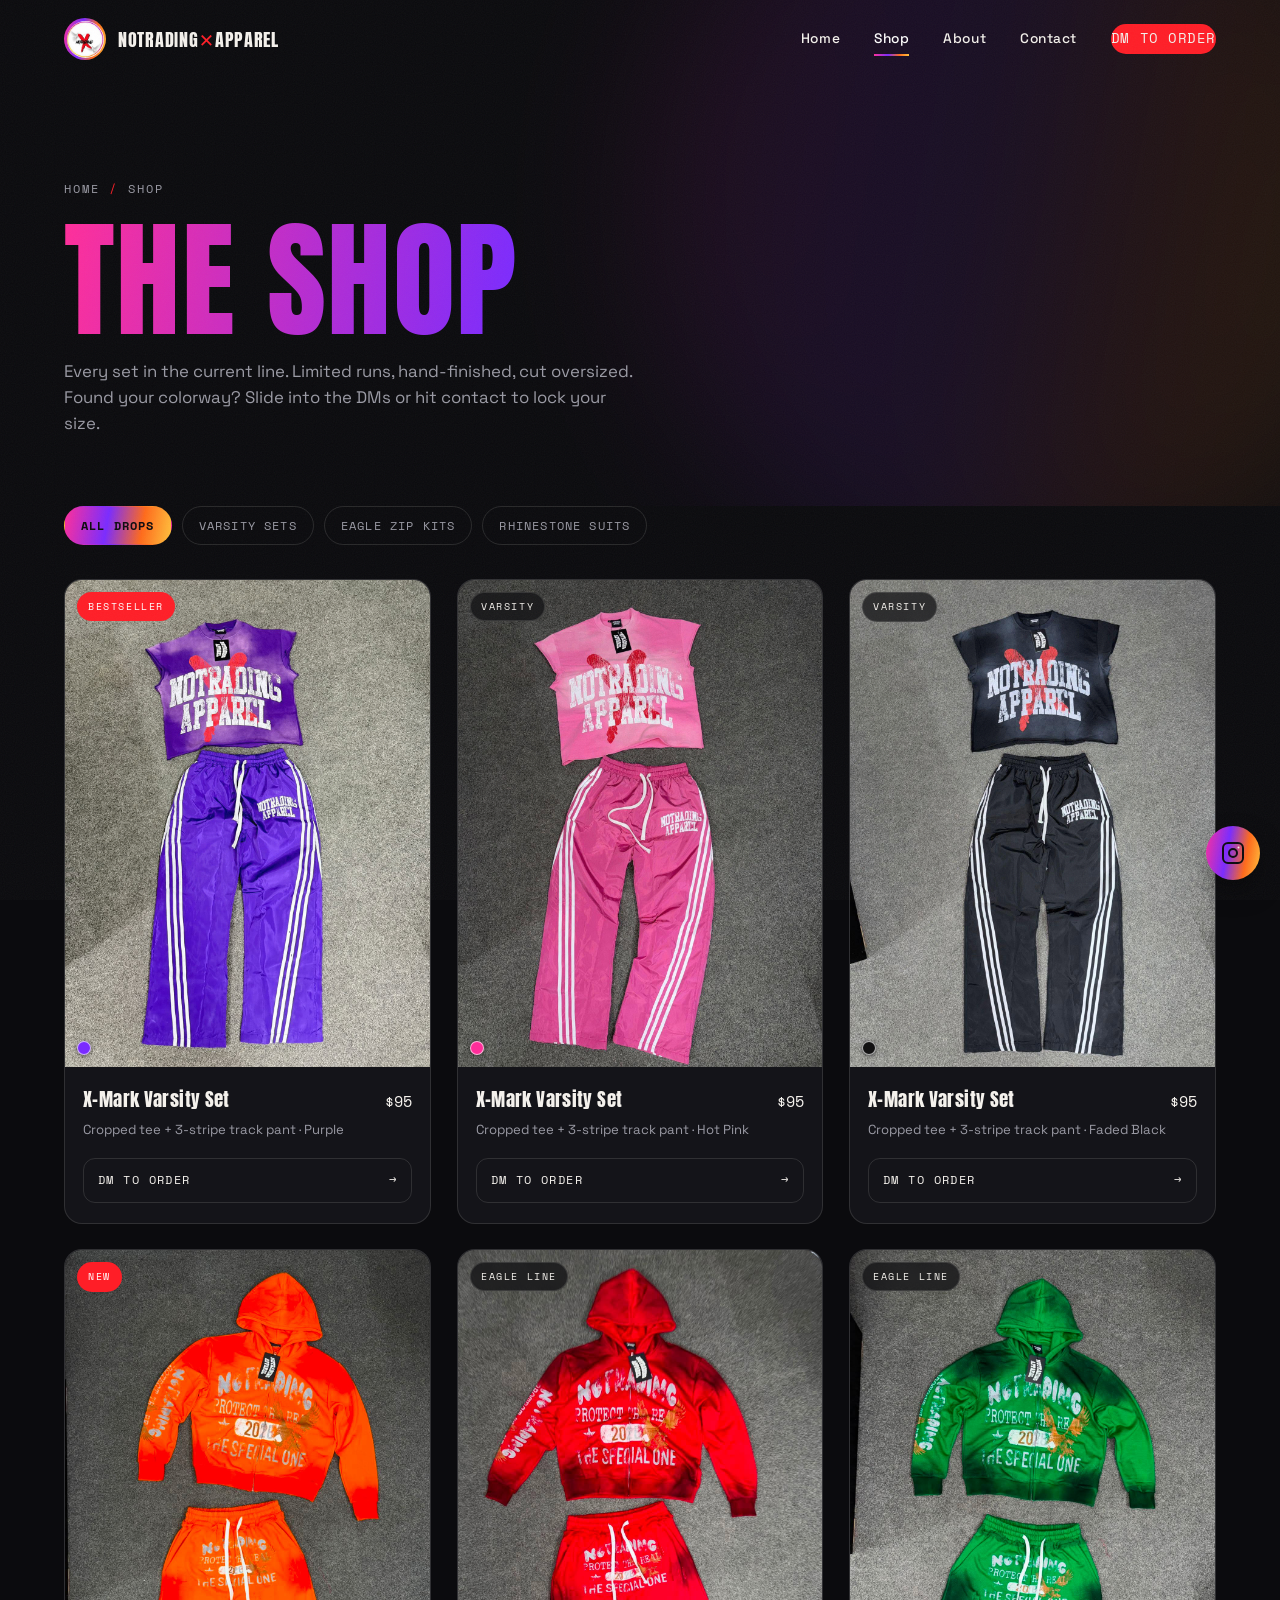
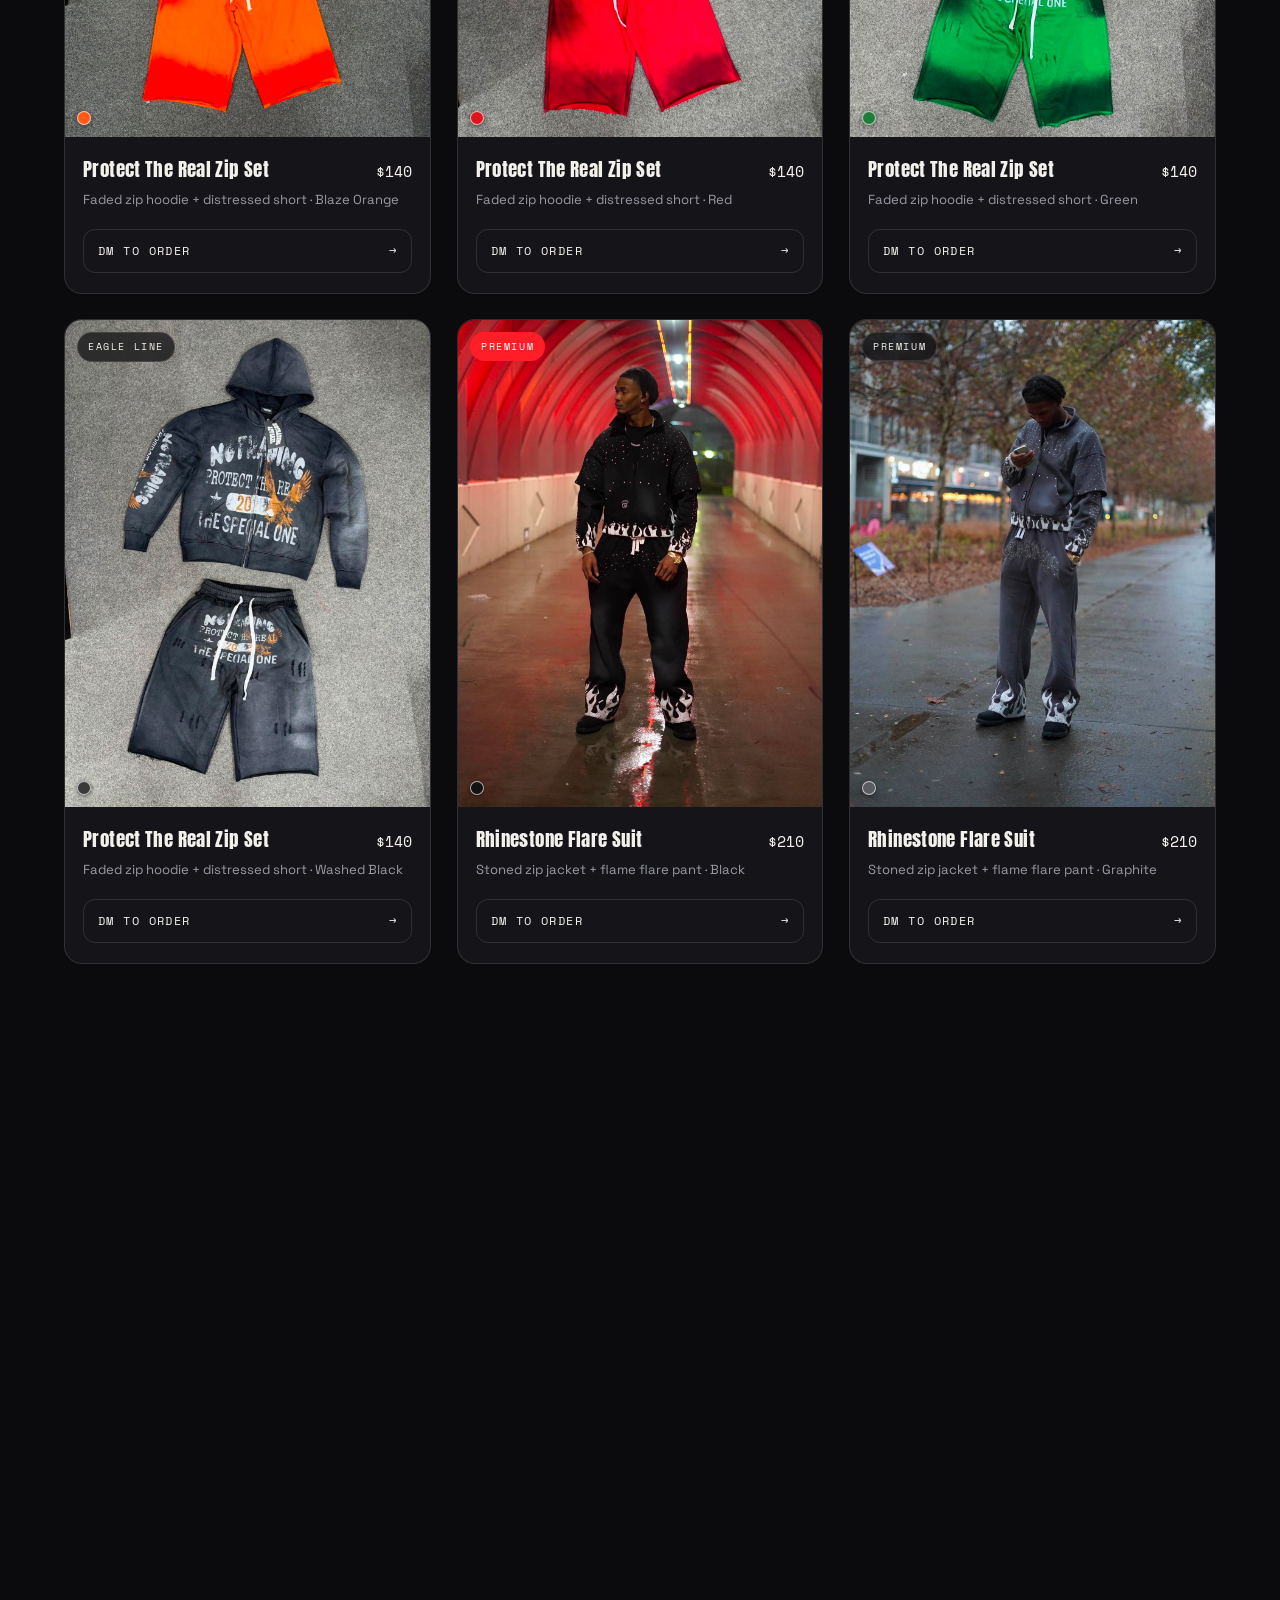
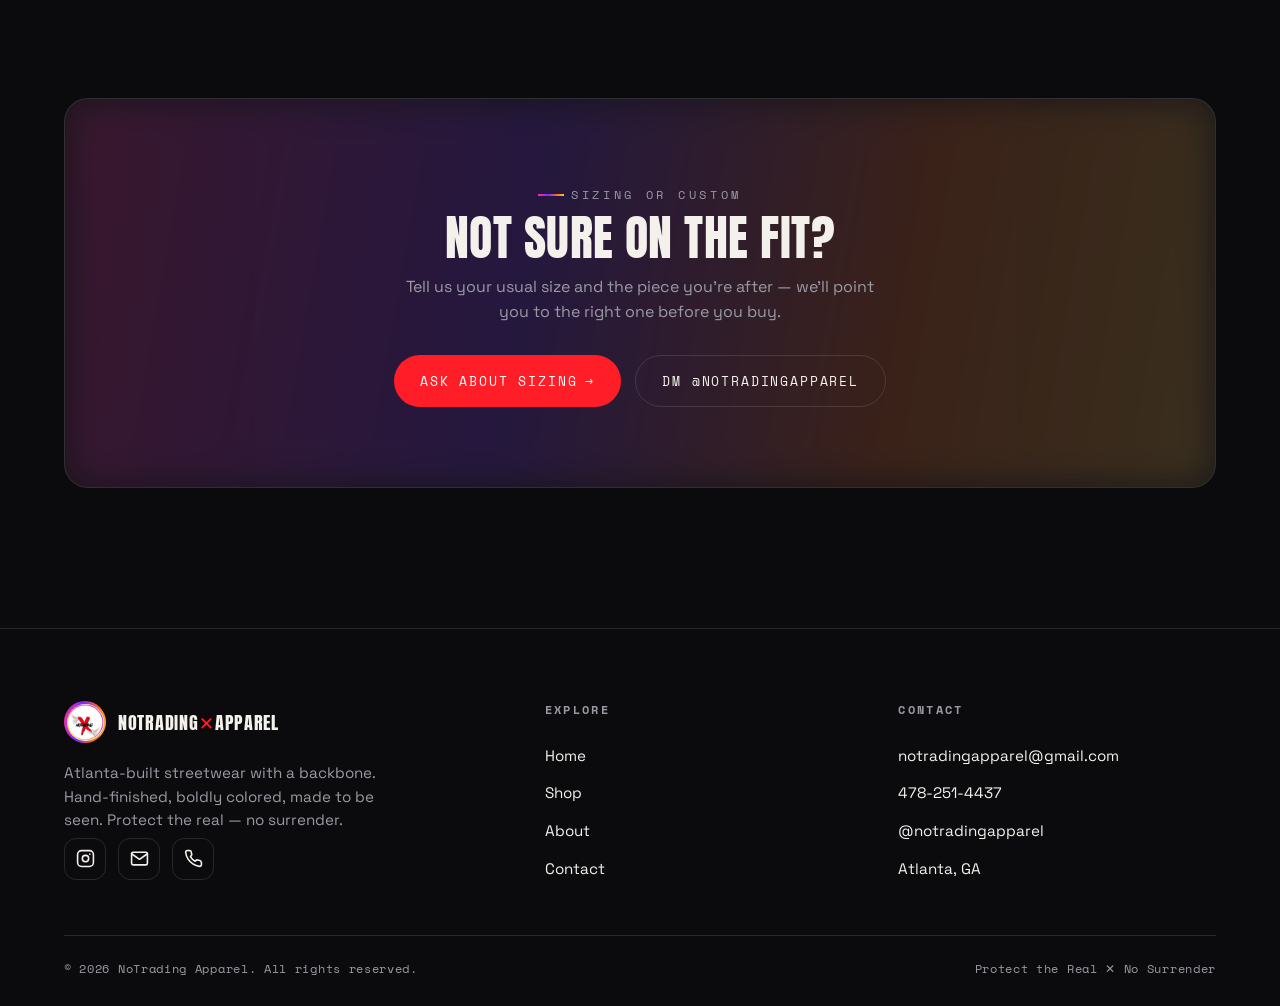
<file: shop.html>
<!DOCTYPE html>
<html lang="en">
<head>
<meta charset="UTF-8" />
<meta name="viewport" content="width=device-width, initial-scale=1.0" />
<title>Shop — NoTrading Apparel | Varsity Sets, Zip Kits & Rhinestone Suits</title>
<meta name="description" content="Shop the full NoTrading Apparel line: hand-finished X-Mark varsity sets, Protect the Real eagle zip kits and rhinestone flame tracksuits. Built in Atlanta." />
<meta name="keywords" content="streetwear shop, varsity set, zip hoodie set, rhinestone tracksuit, NoTrading Apparel, Atlanta clothing brand" />
<meta name="theme-color" content="#0B0B0E" />
<link rel="icon" href="logo.jpg" />
<link rel="preconnect" href="https://fonts.googleapis.com" />
<link rel="preconnect" href="https://fonts.gstatic.com" crossorigin />
<link href="https://fonts.googleapis.com/css2?family=Anton&family=Space+Grotesk:wght@400;500;600;700&family=Space+Mono:wght@400;700&display=swap" rel="stylesheet" />
<link rel="stylesheet" href="style.css" />
</head>
<body>

<div class="preloader" aria-hidden="true"><div class="pl-ring"><img src="logo.jpg" alt="" /></div></div>

<header class="nav">
  <a href="index.html" class="brand" aria-label="NoTrading Apparel home">
    <span class="ring"><img src="logo.jpg" alt="NoTrading Apparel logo" /></span>
    <b>NOTRADING<span>✕</span>APPAREL</b>
  </a>
  <nav class="nav-links" aria-label="Primary">
    <a href="index.html">Home</a>
    <a href="shop.html" aria-current="page">Shop</a>
    <a href="about.html">About</a>
    <a href="contact.html">Contact</a>
    <a href="contact.html" class="btn btn-primary"><span>DM to Order</span></a>
  </nav>
  <button class="burger" aria-label="Open menu" aria-expanded="false"><span></span><span></span><span></span></button>
</header>
<div class="nav-overlay"></div>

<!-- page head -->
<section class="page-head">
  <div class="wrap">
    <div class="crumb" data-reveal>Home <span>/</span> Shop</div>
    <h1 class="h-xl grad-text" data-reveal data-delay="1">The Shop</h1>
    <p data-reveal data-delay="2">Every set in the current line. Limited runs, hand-finished, cut oversized. Found your colorway? Slide into the DMs or hit contact to lock your size.</p>
  </div>
</section>

<!-- grid -->
<section class="section" style="padding-top:0">
  <div class="wrap">
    <div class="filters" data-reveal>
      <button class="chip active" data-filter="all">All Drops</button>
      <button class="chip" data-filter="varsity">Varsity Sets</button>
      <button class="chip" data-filter="zip">Eagle Zip Kits</button>
      <button class="chip" data-filter="stone">Rhinestone Suits</button>
    </div>

    <div class="drops">

      <!-- Varsity Sets -->
      <article class="card" data-cat="varsity" data-reveal>
        <div class="card-media">
          <span class="card-tag hot">Bestseller</span>
          <img class="front" src="set-purple-front.jpg" alt="Purple X-Mark varsity tee and three-stripe track pants, front" loading="lazy" />
          <img class="back" src="set-purple-back.jpg" alt="Purple varsity set, vertical-and-horizontal back print" loading="lazy" />
          <div class="swatch-row"><span class="swatch" style="background:#7A2BFF"></span></div>
        </div>
        <div class="card-body">
          <div class="line"><span class="card-name">X-Mark Varsity Set</span><span class="card-price">$95</span></div>
          <span class="card-sub">Cropped tee + 3-stripe track pant · Purple</span>
          <a href="contact.html" class="card-cta">DM to order <span>→</span></a>
        </div>
      </article>

      <article class="card" data-cat="varsity" data-reveal data-delay="1">
        <div class="card-media">
          <span class="card-tag">Varsity</span>
          <img class="front" src="set-pink-front.jpg" alt="Hot pink varsity set, front" loading="lazy" />
          <img class="back" src="set-pink-back.jpg" alt="Hot pink varsity set, back print" loading="lazy" />
          <div class="swatch-row"><span class="swatch" style="background:#FF2E9A"></span></div>
        </div>
        <div class="card-body">
          <div class="line"><span class="card-name">X-Mark Varsity Set</span><span class="card-price">$95</span></div>
          <span class="card-sub">Cropped tee + 3-stripe track pant · Hot Pink</span>
          <a href="contact.html" class="card-cta">DM to order <span>→</span></a>
        </div>
      </article>

      <article class="card" data-cat="varsity" data-reveal data-delay="2">
        <div class="card-media">
          <span class="card-tag">Varsity</span>
          <img class="front" src="set-black-front.jpg" alt="Black varsity set with X-mark print, front" loading="lazy" />
          <img class="back" src="set-black-back.jpg" alt="Black varsity set, back print" loading="lazy" />
          <div class="swatch-row"><span class="swatch" style="background:#111"></span></div>
        </div>
        <div class="card-body">
          <div class="line"><span class="card-name">X-Mark Varsity Set</span><span class="card-price">$95</span></div>
          <span class="card-sub">Cropped tee + 3-stripe track pant · Faded Black</span>
          <a href="contact.html" class="card-cta">DM to order <span>→</span></a>
        </div>
      </article>

      <!-- Eagle Zip Kits -->
      <article class="card" data-cat="zip" data-reveal data-delay="3">
        <div class="card-media">
          <span class="card-tag hot">New</span>
          <img class="front" src="zip-orange.jpg" alt="Blaze orange Protect the Real eagle zip hoodie and shorts" loading="lazy" />
          <div class="swatch-row"><span class="swatch" style="background:#FF5A1A"></span></div>
        </div>
        <div class="card-body">
          <div class="line"><span class="card-name">Protect The Real Zip Set</span><span class="card-price">$140</span></div>
          <span class="card-sub">Faded zip hoodie + distressed short · Blaze Orange</span>
          <a href="contact.html" class="card-cta">DM to order <span>→</span></a>
        </div>
      </article>

      <article class="card" data-cat="zip" data-reveal>
        <div class="card-media">
          <span class="card-tag">Eagle line</span>
          <img class="front" src="zip-red.jpg" alt="Red Protect the Real eagle zip hoodie and shorts" loading="lazy" />
          <div class="swatch-row"><span class="swatch" style="background:#E1141D"></span></div>
        </div>
        <div class="card-body">
          <div class="line"><span class="card-name">Protect The Real Zip Set</span><span class="card-price">$140</span></div>
          <span class="card-sub">Faded zip hoodie + distressed short · Red</span>
          <a href="contact.html" class="card-cta">DM to order <span>→</span></a>
        </div>
      </article>

      <article class="card" data-cat="zip" data-reveal data-delay="1">
        <div class="card-media">
          <span class="card-tag">Eagle line</span>
          <img class="front" src="zip-green.jpg" alt="Green Protect the Real eagle zip hoodie and shorts" loading="lazy" />
          <div class="swatch-row"><span class="swatch" style="background:#1E7D3A"></span></div>
        </div>
        <div class="card-body">
          <div class="line"><span class="card-name">Protect The Real Zip Set</span><span class="card-price">$140</span></div>
          <span class="card-sub">Faded zip hoodie + distressed short · Green</span>
          <a href="contact.html" class="card-cta">DM to order <span>→</span></a>
        </div>
      </article>

      <article class="card" data-cat="zip" data-reveal data-delay="2">
        <div class="card-media">
          <span class="card-tag">Eagle line</span>
          <img class="front" src="zip-grey.jpg" alt="Washed black Protect the Real eagle zip hoodie and shorts" loading="lazy" />
          <div class="swatch-row"><span class="swatch" style="background:#3A3A3A"></span></div>
        </div>
        <div class="card-body">
          <div class="line"><span class="card-name">Protect The Real Zip Set</span><span class="card-price">$140</span></div>
          <span class="card-sub">Faded zip hoodie + distressed short · Washed Black</span>
          <a href="contact.html" class="card-cta">DM to order <span>→</span></a>
        </div>
      </article>

      <!-- Rhinestone Suits -->
      <article class="card" data-cat="stone" data-reveal data-delay="3">
        <div class="card-media">
          <span class="card-tag hot">Premium</span>
          <img class="front" src="rhinestone-black.jpg" alt="Black rhinestone flame tracksuit on model in red tunnel" loading="lazy" />
          <div class="swatch-row"><span class="swatch" style="background:#111"></span></div>
        </div>
        <div class="card-body">
          <div class="line"><span class="card-name">Rhinestone Flare Suit</span><span class="card-price">$210</span></div>
          <span class="card-sub">Stoned zip jacket + flame flare pant · Black</span>
          <a href="contact.html" class="card-cta">DM to order <span>→</span></a>
        </div>
      </article>

      <article class="card" data-cat="stone" data-reveal>
        <div class="card-media">
          <span class="card-tag">Premium</span>
          <img class="front" src="rhinestone-grey.jpg" alt="Graphite rhinestone flame tracksuit on model, street" loading="lazy" />
          <div class="swatch-row"><span class="swatch" style="background:#5b5b62"></span></div>
        </div>
        <div class="card-body">
          <div class="line"><span class="card-name">Rhinestone Flare Suit</span><span class="card-price">$210</span></div>
          <span class="card-sub">Stoned zip jacket + flame flare pant · Graphite</span>
          <a href="contact.html" class="card-cta">DM to order <span>→</span></a>
        </div>
      </article>

      <article class="card" data-cat="stone" data-reveal data-delay="1">
        <div class="card-media">
          <span class="card-tag">Premium</span>
          <img class="front" src="rhinestone-burgundy.jpg" alt="Burgundy rhinestone flame tracksuit on model, street" loading="lazy" />
          <div class="swatch-row"><span class="swatch" style="background:#6e3030"></span></div>
        </div>
        <div class="card-body">
          <div class="line"><span class="card-name">Rhinestone Flare Suit</span><span class="card-price">$210</span></div>
          <span class="card-sub">Stoned zip jacket + flame flare pant · Burgundy</span>
          <a href="contact.html" class="card-cta">DM to order <span>→</span></a>
        </div>
      </article>

    </div>

    <div class="cta-band" style="margin-top:64px" data-reveal>
      <span class="eyebrow" style="justify-content:center">Sizing or custom</span>
      <h2 class="h-md" style="margin:12px 0 14px">Not sure on the fit?</h2>
      <p>Tell us your usual size and the piece you're after — we'll point you to the right one before you buy.</p>
      <div class="cta-actions">
        <a href="contact.html" class="btn btn-primary"><span>Ask About Sizing</span><span class="arrow">→</span></a>
        <a href="https://www.instagram.com/notradingapparel/" target="_blank" rel="noopener" class="btn btn-ghost">DM @notradingapparel</a>
      </div>
    </div>
  </div>
</section>

<!-- footer -->
<footer class="footer">
  <div class="wrap">
    <div class="footer-top">
      <div class="footer-about">
        <a href="index.html" class="brand"><span class="ring"><img src="logo.jpg" alt="NoTrading Apparel logo" /></span><b>NOTRADING<span>✕</span>APPAREL</b></a>
        <p class="footer-blurb">Atlanta-built streetwear with a backbone. Hand-finished, boldly colored, made to be seen. Protect the real — no surrender.</p>
        <div class="socials">
          <a href="https://www.instagram.com/notradingapparel/" target="_blank" rel="noopener" aria-label="Instagram"><svg viewBox="0 0 24 24" fill="none" stroke-width="2" stroke-linecap="round"><rect x="2" y="2" width="20" height="20" rx="5"/><circle cx="12" cy="12" r="4"/><circle cx="17.5" cy="6.5" r="1" fill="currentColor" stroke="none"/></svg></a>
          <a href="mailto:notradingapparel@gmail.com" aria-label="Email"><svg viewBox="0 0 24 24" fill="none" stroke-width="2" stroke-linecap="round" stroke-linejoin="round"><rect x="2" y="4" width="20" height="16" rx="2"/><path d="m2 6 10 7L22 6"/></svg></a>
          <a href="tel:+14782514437" aria-label="Phone"><svg viewBox="0 0 24 24" fill="none" stroke-width="2" stroke-linecap="round" stroke-linejoin="round"><path d="M22 16.9v3a2 2 0 0 1-2.2 2 19.8 19.8 0 0 1-8.6-3.1 19.5 19.5 0 0 1-6-6A19.8 19.8 0 0 1 2.1 4.2 2 2 0 0 1 4.1 2h3a2 2 0 0 1 2 1.7c.1.9.3 1.8.6 2.6a2 2 0 0 1-.5 2.1L8.1 9.5a16 16 0 0 0 6 6l1.1-1.1a2 2 0 0 1 2.1-.5c.8.3 1.7.5 2.6.6a2 2 0 0 1 1.7 2Z"/></svg></a>
        </div>
      </div>
      <div><h4>Explore</h4><div class="footer-links"><a href="index.html">Home</a><a href="shop.html">Shop</a><a href="about.html">About</a><a href="contact.html">Contact</a></div></div>
      <div><h4>Contact</h4><div class="footer-links"><a href="mailto:notradingapparel@gmail.com">notradingapparel@gmail.com</a><a href="tel:+14782514437">478-251-4437</a><a href="https://www.instagram.com/notradingapparel/" target="_blank" rel="noopener">@notradingapparel</a><a href="contact.html">Atlanta, GA</a></div></div>
    </div>
    <div class="footer-bottom"><span>© <span id="year">2026</span> NoTrading Apparel. All rights reserved.</span><span>Protect the Real ✕ No Surrender</span></div>
  </div>
</footer>

<a class="fab fab-ig" href="https://www.instagram.com/notradingapparel/" target="_blank" rel="noopener" aria-label="Message us on Instagram"><svg viewBox="0 0 24 24" fill="none" stroke-width="2" stroke-linecap="round"><rect x="2" y="2" width="20" height="20" rx="5"/><circle cx="12" cy="12" r="4"/><circle cx="17.5" cy="6.5" r="1" fill="currentColor" stroke="none"/></svg></a>
<button class="fab fab-top" aria-label="Back to top"><svg viewBox="0 0 24 24" fill="none" stroke-width="2" stroke-linecap="round" stroke-linejoin="round"><path d="M12 19V5M5 12l7-7 7 7"/></svg></button>

<script src="script.js"></script>
</body>
</html>
</file>
<file: style.css>
/* =====================================================================
   NoTrading Apparel — global stylesheet
   Brand system derived from the logo: gradient ring (magenta→violet→
   orange→gold) + the red "X". Dark base, varsity-condensed display type.
   Sections: tokens · base · nav · buttons · hero · marquee · drops ·
   trust · story · testimonials · faq · cta · contact · footer · utils
   ===================================================================== */

/* ---------- design tokens ---------- */
:root{
  --ink:#0B0B0E;          /* page base */
  --ink-2:#141419;        /* raised panels */
  --ink-3:#1C1C22;        /* cards / inputs */
  --line:rgba(244,241,236,.12);
  --line-2:rgba(244,241,236,.06);

  --bone:#F4F1EC;         /* primary text */
  --muted:#9A9AA4;        /* secondary text */
  --red:#FF1E27;          /* the X — primary punch / CTA */
  --red-deep:#C70F17;

  /* logo ring stops */
  --g1:#FF2E9A;           /* magenta */
  --g2:#7A2BFF;           /* violet  */
  --g3:#FF6A1A;           /* orange  */
  --g4:#FFC23D;           /* gold    */
  --brand-grad:linear-gradient(100deg,var(--g1),var(--g2) 40%,var(--g3) 72%,var(--g4));

  --maxw:1280px;
  --gut:clamp(20px,5vw,64px);
  --radius:18px;
  --ease:cubic-bezier(.2,.7,.2,1);

  --ff-display:"Anton",system-ui,sans-serif;
  --ff-body:"Space Grotesk",system-ui,sans-serif;
  --ff-mono:"Space Mono",ui-monospace,monospace;
}

/* ---------- reset / base ---------- */
*{margin:0;padding:0;box-sizing:border-box}
html{scroll-behavior:smooth}
@media (prefers-reduced-motion:reduce){
  html{scroll-behavior:auto}
  *,*::before,*::after{animation-duration:.001ms!important;transition-duration:.001ms!important}
}
body{
  font-family:var(--ff-body);
  background:var(--ink);
  color:var(--bone);
  line-height:1.55;
  -webkit-font-smoothing:antialiased;
  overflow-x:hidden;
}
/* subtle film grain over the whole page */
body::after{
  content:"";position:fixed;inset:0;z-index:9999;pointer-events:none;opacity:.045;
  background-image:url("data:image/svg+xml,%3Csvg xmlns='http://www.w3.org/2000/svg' width='160' height='160'%3E%3Cfilter id='n'%3E%3CfeTurbulence type='fractalNoise' baseFrequency='.9' numOctaves='2'/%3E%3C/filter%3E%3Crect width='100%25' height='100%25' filter='url(%23n)'/%3E%3C/svg%3E");
}
img{display:block;max-width:100%;height:auto}
a{color:inherit;text-decoration:none}
ul{list-style:none}
button{font-family:inherit;cursor:pointer;border:none;background:none;color:inherit}
::selection{background:var(--red);color:#fff}

.wrap{max-width:var(--maxw);margin-inline:auto;padding-inline:var(--gut)}
.eyebrow{
  font-family:var(--ff-mono);font-size:.72rem;letter-spacing:.32em;text-transform:uppercase;
  color:var(--muted);display:inline-flex;align-items:center;gap:.6em;
}
.eyebrow::before{content:"";width:26px;height:2px;background:var(--brand-grad)}
.grad-text{
  background:var(--brand-grad);-webkit-background-clip:text;background-clip:text;color:transparent;
}
.section{padding-block:clamp(72px,11vw,140px)}

h1,h2,h3{font-family:var(--ff-display);font-weight:400;line-height:.94;letter-spacing:.01em;text-transform:uppercase}
.h-xl{font-size:clamp(3.4rem,12vw,9.5rem)}
.h-lg{font-size:clamp(2.6rem,7vw,6rem)}
.h-md{font-size:clamp(1.8rem,4vw,3rem)}

/* =====================================================================
   NAV
   ===================================================================== */
.nav{
  position:fixed;inset:0 0 auto 0;z-index:1000;
  display:flex;align-items:center;justify-content:space-between;
  padding:18px var(--gut);
  transition:background .4s var(--ease),padding .4s var(--ease),border-color .4s;
  border-bottom:1px solid transparent;
}
.nav.scrolled{
  background:rgba(11,11,14,.72);backdrop-filter:blur(14px);
  border-bottom:1px solid var(--line);padding-block:12px;
}
.brand{display:flex;align-items:center;gap:12px;font-family:var(--ff-display);font-size:1.15rem;letter-spacing:.04em}
.brand .ring{
  width:42px;height:42px;border-radius:50%;padding:2.5px;background:var(--brand-grad);
  display:grid;place-items:center;flex:none;transition:transform .6s var(--ease);
}
.brand .ring img{width:100%;height:100%;border-radius:50%;object-fit:cover;background:#fff}
.brand:hover .ring{transform:rotate(180deg)}
.brand b{font-weight:400}
.brand span{color:var(--red)}

.nav-links{display:flex;align-items:center;gap:34px}
.nav-links a{
  font-size:.86rem;letter-spacing:.04em;font-weight:500;position:relative;padding:4px 0;color:var(--bone);
}
.nav-links a::after{
  content:"";position:absolute;left:0;bottom:-2px;height:2px;width:100%;
  background:var(--brand-grad);transform:scaleX(0);transform-origin:right;transition:transform .35s var(--ease);
}
.nav-links a:hover::after,.nav-links a[aria-current="page"]::after{transform:scaleX(1);transform-origin:left}
.nav-links a[aria-current="page"]{color:#fff}

.burger{display:none;width:42px;height:42px;border:1px solid var(--line);border-radius:12px;flex-direction:column;gap:5px;align-items:center;justify-content:center}
.burger span{width:18px;height:2px;background:var(--bone);transition:.3s var(--ease)}
.burger.open span:nth-child(1){transform:translateY(7px) rotate(45deg)}
.burger.open span:nth-child(2){opacity:0}
.burger.open span:nth-child(3){transform:translateY(-7px) rotate(-45deg)}

/* =====================================================================
   BUTTONS
   ===================================================================== */
.btn{
  display:inline-flex;align-items:center;gap:.6em;
  font-family:var(--ff-mono);font-size:.82rem;letter-spacing:.14em;text-transform:uppercase;
  padding:15px 26px;border-radius:999px;position:relative;overflow:hidden;
  transition:transform .3s var(--ease),box-shadow .3s var(--ease);white-space:nowrap;
}
.btn:active{transform:translateY(1px)}
.btn-primary{background:var(--red);color:#fff}
.btn-primary::before{
  content:"";position:absolute;inset:0;background:var(--brand-grad);
  opacity:0;transition:opacity .35s var(--ease);z-index:0;
}
.btn-primary:hover::before{opacity:1}
.btn-primary:hover{box-shadow:0 12px 40px -10px rgba(255,46,154,.6)}
.btn-primary span{position:relative;z-index:1}
.btn-ghost{border:1px solid var(--line);color:var(--bone)}
.btn-ghost:hover{border-color:var(--bone);background:rgba(244,241,236,.05)}
.btn .arrow{transition:transform .3s var(--ease)}
.btn:hover .arrow{transform:translateX(4px)}

/* =====================================================================
   HERO
   ===================================================================== */
.hero{position:relative;min-height:100svh;display:flex;align-items:flex-end;padding-bottom:clamp(40px,7vw,90px);overflow:hidden}
.hero-bg{position:absolute;inset:0;z-index:0}
.hero-bg img{width:100%;height:100%;object-fit:cover;object-position:60% 28%;filter:contrast(1.05) saturate(1.05)}
.hero-bg::after{content:"";position:absolute;inset:0;background:
  linear-gradient(180deg,rgba(11,11,14,.55) 0%,rgba(11,11,14,.2) 32%,rgba(11,11,14,.85) 82%,var(--ink) 100%),
  radial-gradient(120% 80% at 80% 10%,transparent,rgba(11,11,14,.6))}
.hero-inner{position:relative;z-index:2;width:100%}
.hero h1{margin:.18em 0 .35em}
.hero h1 .slash{
  display:inline-block;color:var(--red);transform:skewX(-12deg);text-shadow:0 0 40px rgba(255,30,39,.5);
}
.hero .lead{max-width:46ch;color:var(--bone);font-size:clamp(1rem,1.5vw,1.18rem);opacity:.92;margin-bottom:30px}
.hero-cta{display:flex;flex-wrap:wrap;gap:14px}
.hero-meta{
  position:absolute;right:var(--gut);bottom:clamp(40px,7vw,90px);z-index:2;text-align:right;
  font-family:var(--ff-mono);font-size:.74rem;letter-spacing:.18em;color:var(--muted);line-height:2;
}
.hero-meta b{color:var(--bone);font-weight:400}
.scroll-hint{position:absolute;left:var(--gut);bottom:24px;z-index:2;font-family:var(--ff-mono);font-size:.66rem;letter-spacing:.3em;color:var(--muted);writing-mode:vertical-rl;display:flex;align-items:center;gap:12px}
.scroll-hint::after{content:"";width:2px;height:44px;background:var(--brand-grad);animation:scrolldot 2s var(--ease) infinite}
@keyframes scrolldot{0%,100%{transform:scaleY(.3);transform-origin:top}50%{transform:scaleY(1);transform-origin:top}}

/* =====================================================================
   MARQUEE
   ===================================================================== */
.marquee{
  background:var(--brand-grad);color:#0B0B0E;overflow:hidden;border-block:1px solid rgba(0,0,0,.2);
  padding-block:14px;position:relative;
}
.marquee-track{display:inline-flex;white-space:nowrap;will-change:transform;animation:marq 26s linear infinite}
.marquee:hover .marquee-track{animation-play-state:paused}
.marquee-track span{
  font-family:var(--ff-display);font-size:clamp(1.1rem,2.2vw,1.7rem);letter-spacing:.06em;
  text-transform:uppercase;padding-inline:26px;display:inline-flex;align-items:center;gap:26px;
}
.marquee-track span::after{content:"✕";font-size:.8em;opacity:.7}
@keyframes marq{to{transform:translateX(-50%)}}

/* =====================================================================
   SECTION HEADERS
   ===================================================================== */
.sec-head{display:flex;justify-content:space-between;align-items:flex-end;gap:24px;flex-wrap:wrap;margin-bottom:clamp(34px,5vw,60px)}
.sec-head .h-lg{max-width:18ch}
.sec-head p{max-width:40ch;color:var(--muted)}

/* =====================================================================
   DROPS / PRODUCT GRID
   ===================================================================== */
.drops{display:grid;grid-template-columns:repeat(auto-fill,minmax(290px,1fr));gap:clamp(16px,2vw,28px)}
.drops.featured{grid-template-columns:repeat(auto-fill,minmax(300px,1fr))}
.card{
  background:var(--ink-2);border:1px solid var(--line);border-radius:var(--radius);overflow:hidden;
  display:flex;flex-direction:column;transition:transform .45s var(--ease),border-color .45s,box-shadow .45s;
}
.card:hover{transform:translateY(-6px);border-color:rgba(244,241,236,.28);box-shadow:0 30px 60px -28px rgba(0,0,0,.9)}
.card-media{position:relative;aspect-ratio:3/4;overflow:hidden;background:var(--ink-3)}
.card-media img{position:absolute;inset:0;width:100%;height:100%;object-fit:cover;transition:opacity .5s var(--ease),transform .7s var(--ease)}
.card-media .back{opacity:0}
.card:hover .card-media .front{transform:scale(1.05)}
.card:hover .card-media .back{opacity:1;transform:scale(1.05)}
.card-tag{
  position:absolute;top:12px;left:12px;z-index:3;font-family:var(--ff-mono);font-size:.62rem;letter-spacing:.16em;
  text-transform:uppercase;background:rgba(11,11,14,.7);backdrop-filter:blur(6px);border:1px solid var(--line);
  padding:6px 10px;border-radius:999px;color:var(--bone);
}
.card-tag.hot{background:var(--red);border-color:transparent;color:#fff}
.swatch-row{position:absolute;bottom:12px;left:12px;z-index:3;display:flex;gap:6px}
.swatch{width:14px;height:14px;border-radius:50%;border:1.5px solid rgba(255,255,255,.65);box-shadow:0 1px 4px rgba(0,0,0,.5)}
.card-body{padding:18px 18px 20px;display:flex;flex-direction:column;gap:6px;flex:1}
.card-body .line{display:flex;justify-content:space-between;align-items:baseline;gap:12px}
.card-name{font-family:var(--ff-display);font-size:1.18rem;letter-spacing:.02em}
.card-price{font-family:var(--ff-mono);font-size:.95rem;color:var(--bone)}
.card-sub{font-size:.82rem;color:var(--muted)}
.card-cta{
  margin-top:12px;display:inline-flex;align-items:center;justify-content:space-between;
  font-family:var(--ff-mono);font-size:.74rem;letter-spacing:.12em;text-transform:uppercase;
  padding:12px 14px;border:1px solid var(--line);border-radius:12px;transition:.3s var(--ease);
}
.card-cta:hover{background:var(--bone);color:var(--ink);border-color:var(--bone)}

/* category filter chips */
.filters{display:flex;flex-wrap:wrap;gap:10px;margin-bottom:34px}
.chip{
  font-family:var(--ff-mono);font-size:.74rem;letter-spacing:.1em;text-transform:uppercase;
  padding:10px 16px;border:1px solid var(--line);border-radius:999px;color:var(--muted);transition:.25s var(--ease);
}
.chip:hover{color:var(--bone);border-color:var(--bone)}
.chip.active{background:var(--brand-grad);color:#0B0B0E;border-color:transparent;font-weight:700}

/* =====================================================================
   TRUST ROW
   ===================================================================== */
.trust{display:grid;grid-template-columns:repeat(auto-fit,minmax(220px,1fr));gap:1px;background:var(--line);border:1px solid var(--line);border-radius:var(--radius);overflow:hidden}
.trust-item{background:var(--ink);padding:34px 28px;transition:background .35s var(--ease)}
.trust-item:hover{background:var(--ink-2)}
.trust-item .num{font-family:var(--ff-display);font-size:clamp(2.4rem,5vw,3.6rem);line-height:1}
.trust-item .num span{ -webkit-text-fill-color:transparent}
.trust-item h3{font-family:var(--ff-body);font-weight:600;font-size:1.05rem;text-transform:none;letter-spacing:0;margin:14px 0 6px}
.trust-item p{color:var(--muted);font-size:.9rem}

/* =====================================================================
   STORY / ABOUT
   ===================================================================== */
.split{display:grid;grid-template-columns:1.05fr 1fr;gap:clamp(28px,5vw,72px);align-items:center}
.story-media{position:relative;border-radius:var(--radius);overflow:hidden;aspect-ratio:4/5}
.story-media img{width:100%;height:100%;object-fit:cover}
.story-media .frame{position:absolute;inset:0;border-radius:var(--radius);padding:3px;background:var(--brand-grad);-webkit-mask:linear-gradient(#000 0 0) content-box,linear-gradient(#000 0 0);-webkit-mask-composite:xor;mask-composite:exclude;pointer-events:none}
.story-copy p{color:var(--muted);margin-bottom:18px;font-size:1.02rem}
.story-copy p .hl{color:var(--bone)}
.sign{font-family:var(--ff-display);font-size:1.6rem;margin-top:8px}
.sign small{display:block;font-family:var(--ff-mono);font-size:.72rem;letter-spacing:.2em;color:var(--muted);text-transform:uppercase;margin-top:4px}

.values{display:grid;grid-template-columns:repeat(auto-fit,minmax(240px,1fr));gap:18px;margin-top:8px}
.value{border:1px solid var(--line);border-radius:var(--radius);padding:28px;background:var(--ink-2);transition:.4s var(--ease)}
.value:hover{transform:translateY(-5px);border-color:rgba(244,241,236,.25)}
.value .k{font-family:var(--ff-mono);font-size:.72rem;letter-spacing:.2em;color:var(--red);text-transform:uppercase}
.value h3{font-family:var(--ff-display);font-size:1.5rem;margin:12px 0 8px}
.value p{color:var(--muted);font-size:.92rem}

/* =====================================================================
   TESTIMONIALS
   ===================================================================== */
.quotes{display:grid;grid-template-columns:repeat(auto-fit,minmax(280px,1fr));gap:18px}
.quote{border:1px solid var(--line);border-radius:var(--radius);padding:30px;background:var(--ink-2);position:relative}
.quote .stars{color:var(--g4);letter-spacing:.15em;font-size:.9rem;margin-bottom:14px}
.quote p{font-size:1.02rem;margin-bottom:18px}
.quote .who{display:flex;align-items:center;gap:12px}
.quote .av{width:38px;height:38px;border-radius:50%;background:var(--brand-grad);display:grid;place-items:center;font-family:var(--ff-display);color:#0B0B0E;font-size:1rem}
.quote .who b{font-weight:600;font-size:.92rem}
.quote .who small{display:block;color:var(--muted);font-family:var(--ff-mono);font-size:.68rem;letter-spacing:.12em}

/* =====================================================================
   FAQ
   ===================================================================== */
.faq{max-width:880px;margin-inline:auto}
.faq-item{border-bottom:1px solid var(--line)}
.faq-q{width:100%;display:flex;justify-content:space-between;align-items:center;gap:20px;text-align:left;padding:24px 4px;font-family:var(--ff-display);font-size:clamp(1.1rem,2.4vw,1.5rem);letter-spacing:.02em}
.faq-q .pm{flex:none;width:34px;height:34px;border-radius:50%;border:1px solid var(--line);display:grid;place-items:center;position:relative;transition:.3s var(--ease)}
.faq-q .pm::before,.faq-q .pm::after{content:"";position:absolute;background:var(--bone);transition:.3s var(--ease)}
.faq-q .pm::before{width:14px;height:2px}
.faq-q .pm::after{width:2px;height:14px}
.faq-item.open .faq-q .pm{background:var(--brand-grad);border-color:transparent}
.faq-item.open .faq-q .pm::before,.faq-item.open .faq-q .pm::after{background:#0B0B0E}
.faq-item.open .faq-q .pm::after{transform:scaleY(0)}
.faq-a{overflow:hidden;max-height:0;transition:max-height .4s var(--ease)}
.faq-a p{color:var(--muted);padding:0 4px 24px;max-width:70ch}

/* =====================================================================
   CTA BAND
   ===================================================================== */
.cta-band{position:relative;border-radius:calc(var(--radius) + 6px);overflow:hidden;padding:clamp(44px,7vw,80px) var(--gut);text-align:center;border:1px solid var(--line);background:var(--ink-2)}
.cta-band::before{content:"";position:absolute;inset:-2px;background:var(--brand-grad);opacity:.16;filter:blur(20px);z-index:0}
.cta-band > *{position:relative;z-index:1}
.cta-band .h-lg{margin-bottom:18px}
.cta-band p{color:var(--muted);max-width:48ch;margin:0 auto 30px}
.cta-actions{display:flex;gap:14px;justify-content:center;flex-wrap:wrap}

/* =====================================================================
   CONTACT
   ===================================================================== */
.contact-grid{display:grid;grid-template-columns:1.1fr .9fr;gap:clamp(28px,5vw,64px)}
.field{margin-bottom:18px}
.field label{display:block;font-family:var(--ff-mono);font-size:.7rem;letter-spacing:.18em;text-transform:uppercase;color:var(--muted);margin-bottom:8px}
.field input,.field textarea,.field select{
  width:100%;background:var(--ink-2);border:1px solid var(--line);border-radius:12px;color:var(--bone);
  padding:14px 16px;font-family:var(--ff-body);font-size:1rem;transition:.25s var(--ease);
}
.field input:focus,.field textarea:focus,.field select:focus{outline:none;border-color:var(--g1);box-shadow:0 0 0 3px rgba(255,46,154,.18)}
.field textarea{min-height:140px;resize:vertical}
.form-note{font-family:var(--ff-mono);font-size:.74rem;color:var(--muted);margin-top:10px}
.form-msg{margin-top:14px;font-size:.92rem;display:none}
.form-msg.show{display:block}

.info-card{border:1px solid var(--line);border-radius:var(--radius);background:var(--ink-2);padding:30px;display:flex;flex-direction:column;gap:22px}
.info-row{display:flex;gap:16px;align-items:flex-start}
.info-row .ic{width:42px;height:42px;border-radius:12px;flex:none;display:grid;place-items:center;background:var(--ink-3);border:1px solid var(--line)}
.info-row .ic svg{width:20px;height:20px;stroke:var(--bone)}
.info-row .k{font-family:var(--ff-mono);font-size:.68rem;letter-spacing:.18em;text-transform:uppercase;color:var(--muted)}
.info-row .v{font-size:1.02rem;margin-top:3px}
.info-row a.v:hover{color:var(--g1)}
.map-wrap{border:1px solid var(--line);border-radius:var(--radius);overflow:hidden;height:100%;min-height:240px}
.map-wrap iframe{width:100%;height:100%;border:0;filter:grayscale(1) invert(.92) contrast(.9);min-height:240px}

/* =====================================================================
   FOOTER
   ===================================================================== */
.footer{border-top:1px solid var(--line);padding-block:clamp(48px,6vw,72px) 28px}
.footer-top{display:grid;grid-template-columns:1.4fr 1fr 1fr;gap:36px;margin-bottom:48px}
.footer .brand{margin-bottom:18px}
.footer-blurb{color:var(--muted);max-width:34ch;font-size:.95rem}
.footer h4{font-family:var(--ff-mono);font-size:.72rem;letter-spacing:.2em;text-transform:uppercase;color:var(--muted);margin-bottom:18px}
.footer-links a{display:block;padding:7px 0;font-size:.95rem;color:var(--bone);transition:.25s var(--ease)}
.footer-links a:hover{color:var(--g1);transform:translateX(4px)}
.socials{display:flex;gap:12px;margin-top:6px}
.socials a{width:42px;height:42px;border:1px solid var(--line);border-radius:12px;display:grid;place-items:center;transition:.3s var(--ease)}
.socials a:hover{background:var(--brand-grad);border-color:transparent;transform:translateY(-3px)}
.socials a:hover svg{stroke:#0B0B0E}
.socials svg{width:19px;height:19px;stroke:var(--bone)}
.footer-bottom{display:flex;justify-content:space-between;align-items:center;gap:16px;flex-wrap:wrap;border-top:1px solid var(--line);padding-top:24px;font-family:var(--ff-mono);font-size:.72rem;letter-spacing:.06em;color:var(--muted)}

/* =====================================================================
   FLOATING BUTTONS
   ===================================================================== */
.fab{position:fixed;right:20px;z-index:900;width:54px;height:54px;border-radius:50%;display:grid;place-items:center;box-shadow:0 12px 30px -8px rgba(0,0,0,.7);transition:transform .35s var(--ease),opacity .35s}
.fab svg{width:24px;height:24px}
.fab-ig{bottom:20px;background:var(--brand-grad)}
.fab-ig svg{stroke:#0B0B0E}
.fab-ig:hover{transform:scale(1.08) rotate(6deg)}
.fab-top{bottom:84px;background:var(--ink-3);border:1px solid var(--line);opacity:0;pointer-events:none;transform:translateY(10px)}
.fab-top.show{opacity:1;pointer-events:auto;transform:none}
.fab-top svg{stroke:var(--bone)}
.fab-top:hover{background:var(--red);border-color:transparent}

/* =====================================================================
   PRELOADER + SCROLL REVEAL
   ===================================================================== */
.preloader{position:fixed;inset:0;z-index:10000;background:var(--ink);display:grid;place-items:center;transition:opacity .6s var(--ease),visibility .6s}
.preloader.done{opacity:0;visibility:hidden}
.preloader .pl-ring{width:72px;height:72px;border-radius:50%;padding:3px;background:var(--brand-grad);animation:spin 1.1s linear infinite}
.preloader .pl-ring img{width:100%;height:100%;border-radius:50%;object-fit:cover;background:#fff}
@keyframes spin{to{transform:rotate(360deg)}}

[data-reveal]{opacity:0;transform:translateY(28px);transition:opacity .7s var(--ease),transform .7s var(--ease)}
[data-reveal].in{opacity:1;transform:none}
[data-reveal][data-delay="1"]{transition-delay:.08s}
[data-reveal][data-delay="2"]{transition-delay:.16s}
[data-reveal][data-delay="3"]{transition-delay:.24s}
[data-reveal][data-delay="4"]{transition-delay:.32s}

/* =====================================================================
   PAGE HEADER (inner pages)
   ===================================================================== */
.page-head{padding:clamp(130px,16vw,180px) 0 clamp(40px,6vw,70px);position:relative;overflow:hidden}
.page-head::before{content:"";position:absolute;top:-40%;right:-10%;width:60%;height:160%;background:var(--brand-grad);opacity:.1;filter:blur(80px);z-index:0;border-radius:50%}
.page-head .wrap{position:relative;z-index:1}
.page-head .h-xl{font-size:clamp(3rem,11vw,8rem)}
.page-head p{color:var(--muted);max-width:52ch;margin-top:18px;font-size:1.05rem}
.crumb{font-family:var(--ff-mono);font-size:.72rem;letter-spacing:.18em;text-transform:uppercase;color:var(--muted);margin-bottom:22px}
.crumb span{color:var(--red)}

/* =====================================================================
   RESPONSIVE
   ===================================================================== */
@media (max-width:900px){
  .split,.contact-grid{grid-template-columns:1fr}
  .footer-top{grid-template-columns:1fr 1fr;gap:30px}
  .footer-top .footer-about{grid-column:1/-1}
  .hero-meta{display:none}
}
@media (max-width:720px){
  .nav-links{
    position:fixed;inset:0 0 0 auto;width:min(78vw,340px);flex-direction:column;justify-content:center;
    align-items:flex-start;gap:8px;padding:90px 32px;background:var(--ink-2);border-left:1px solid var(--line);
    transform:translateX(100%);transition:transform .45s var(--ease);
  }
  .nav-links.open{transform:none}
  .nav-links a{font-size:1.5rem;font-family:var(--ff-display)}
  .nav-links a::after{display:none}
  .nav-links .btn{font-family:var(--ff-mono);font-size:.82rem}
  .burger{display:flex}
  .scroll-hint{display:none}
  .footer-top{grid-template-columns:1fr}
  .footer-bottom{flex-direction:column;align-items:flex-start}
}
.nav-overlay{position:fixed;inset:0;background:rgba(0,0,0,.5);opacity:0;visibility:hidden;transition:.4s;z-index:999}
.nav-overlay.show{opacity:1;visibility:visible}
</file>
